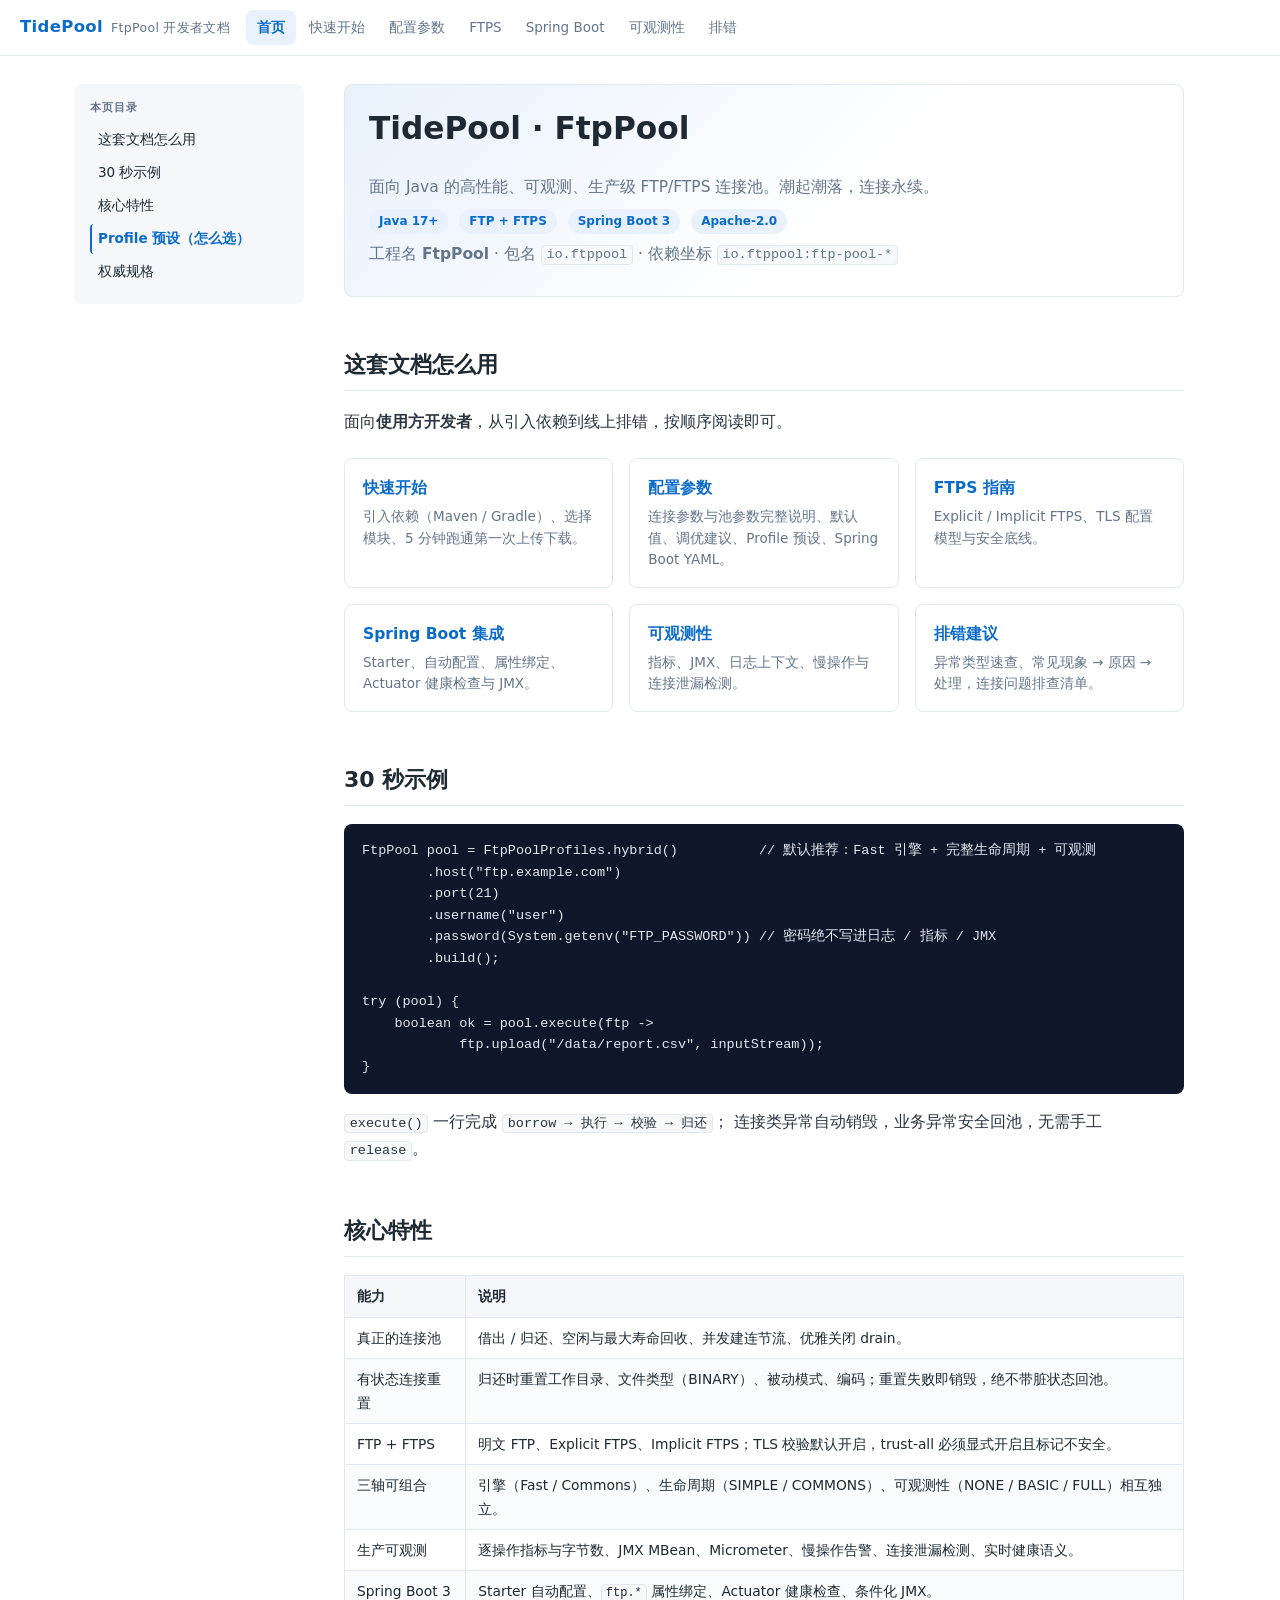
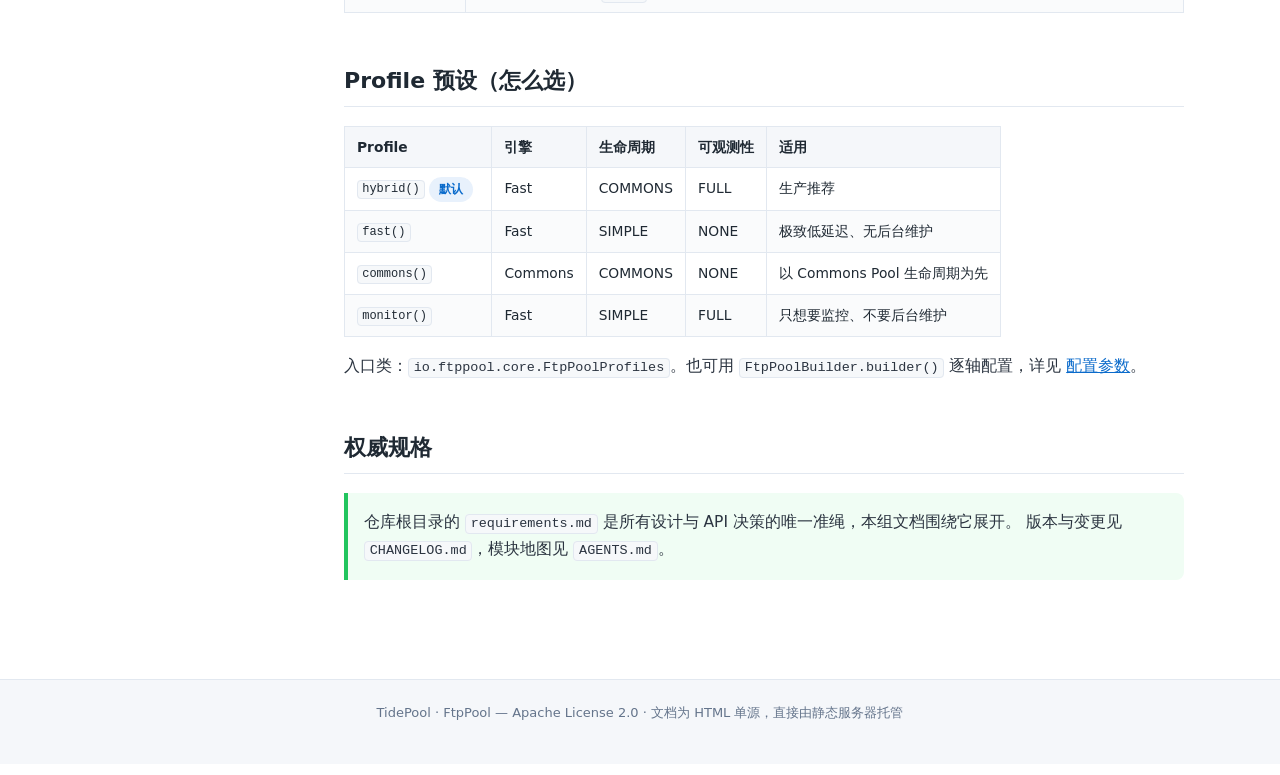
<file: docs/index.html>
<!DOCTYPE html>
<html lang="zh-CN">
<head>
<meta charset="UTF-8">
<meta name="viewport" content="width=device-width, initial-scale=1">
<title>TidePool — FtpPool 开发者文档</title>
<link rel="stylesheet" href="assets/style.css">
</head>
<body data-page="index">
<header id="site-header"></header>

<div class="layout">
<aside id="toc"></aside>
<main class="content">

<section class="hero">
  <h1>TidePool · FtpPool</h1>
  <p>面向 Java 的高性能、可观测、生产级 FTP/FTPS 连接池。潮起潮落，连接永续。</p>
  <p>
    <span class="pill">Java 17+</span>
    <span class="pill">FTP + FTPS</span>
    <span class="pill">Spring Boot 3</span>
    <span class="pill">Apache-2.0</span>
  </p>
  <p>工程名 <strong>FtpPool</strong> · 包名 <code>io.ftppool</code> · 依赖坐标 <code>io.ftppool:ftp-pool-*</code></p>
</section>

<h2>这套文档怎么用</h2>

<p>面向<strong>使用方开发者</strong>，从引入依赖到线上排错，按顺序阅读即可。</p>

<div class="card-grid">
  <a class="card" href="getting-started.html">
    <div class="card-title">快速开始</div>
    <div class="card-desc">引入依赖（Maven / Gradle）、选择模块、5 分钟跑通第一次上传下载。</div>
  </a>
  <a class="card" href="configuration.html">
    <div class="card-title">配置参数</div>
    <div class="card-desc">连接参数与池参数完整说明、默认值、调优建议、Profile 预设、Spring Boot YAML。</div>
  </a>
  <a class="card" href="ftps.html">
    <div class="card-title">FTPS 指南</div>
    <div class="card-desc">Explicit / Implicit FTPS、TLS 配置模型与安全底线。</div>
  </a>
  <a class="card" href="spring-boot.html">
    <div class="card-title">Spring Boot 集成</div>
    <div class="card-desc">Starter、自动配置、属性绑定、Actuator 健康检查与 JMX。</div>
  </a>
  <a class="card" href="observability.html">
    <div class="card-title">可观测性</div>
    <div class="card-desc">指标、JMX、日志上下文、慢操作与连接泄漏检测。</div>
  </a>
  <a class="card" href="troubleshooting.html">
    <div class="card-title">排错建议</div>
    <div class="card-desc">异常类型速查、常见现象 → 原因 → 处理，连接问题排查清单。</div>
  </a>
</div>

<h2>30 秒示例</h2>

<pre><code>FtpPool pool = FtpPoolProfiles.hybrid()          // 默认推荐：Fast 引擎 + 完整生命周期 + 可观测
        .host("ftp.example.com")
        .port(21)
        .username("user")
        .password(System.getenv("FTP_PASSWORD")) // 密码绝不写进日志 / 指标 / JMX
        .build();

try (pool) {
    boolean ok = pool.execute(ftp -&gt;
            ftp.upload("/data/report.csv", inputStream));
}
</code></pre>

<p>
  <code>execute()</code> 一行完成 <code>borrow → 执行 → 校验 → 归还</code>；
  连接类异常自动销毁，业务异常安全回池，无需手工 <code>release</code>。
</p>

<h2>核心特性</h2>

<table>
<thead><tr><th>能力</th><th>说明</th></tr></thead>
<tbody>
<tr><td>真正的连接池</td><td>借出 / 归还、空闲与最大寿命回收、并发建连节流、优雅关闭 drain。</td></tr>
<tr><td>有状态连接重置</td><td>归还时重置工作目录、文件类型（BINARY）、被动模式、编码；重置失败即销毁，绝不带脏状态回池。</td></tr>
<tr><td>FTP + FTPS</td><td>明文 FTP、Explicit FTPS、Implicit FTPS；TLS 校验默认开启，trust-all 必须显式开启且标记不安全。</td></tr>
<tr><td>三轴可组合</td><td>引擎（Fast / Commons）、生命周期（SIMPLE / COMMONS）、可观测性（NONE / BASIC / FULL）相互独立。</td></tr>
<tr><td>生产可观测</td><td>逐操作指标与字节数、JMX MBean、Micrometer、慢操作告警、连接泄漏检测、实时健康语义。</td></tr>
<tr><td>Spring Boot 3</td><td>Starter 自动配置、<code>ftp.*</code> 属性绑定、Actuator 健康检查、条件化 JMX。</td></tr>
</tbody>
</table>

<h2>Profile 预设（怎么选）</h2>

<table>
<thead><tr><th>Profile</th><th>引擎</th><th>生命周期</th><th>可观测性</th><th>适用</th></tr></thead>
<tbody>
<tr><td><code>hybrid()</code> <span class="pill">默认</span></td><td>Fast</td><td>COMMONS</td><td>FULL</td><td>生产推荐</td></tr>
<tr><td><code>fast()</code></td><td>Fast</td><td>SIMPLE</td><td>NONE</td><td>极致低延迟、无后台维护</td></tr>
<tr><td><code>commons()</code></td><td>Commons</td><td>COMMONS</td><td>NONE</td><td>以 Commons Pool 生命周期为先</td></tr>
<tr><td><code>monitor()</code></td><td>Fast</td><td>SIMPLE</td><td>FULL</td><td>只想要监控、不要后台维护</td></tr>
</tbody>
</table>

<p>入口类：<code>io.ftppool.core.FtpPoolProfiles</code>。也可用 <code>FtpPoolBuilder.builder()</code> 逐轴配置，详见 <a href="configuration.html">配置参数</a>。</p>

<h2>权威规格</h2>

<blockquote>
  <p>仓库根目录的 <code>requirements.md</code> 是所有设计与 API 决策的唯一准绳，本组文档围绕它展开。
  版本与变更见 <code>CHANGELOG.md</code>，模块地图见 <code>AGENTS.md</code>。</p>
</blockquote>

</main>
</div>

<footer class="site-footer">
  TidePool · FtpPool — Apache License 2.0 · 文档为 HTML 单源，直接由静态服务器托管
</footer>

<script src="assets/site.js"></script>
</body>
</html>
</file>
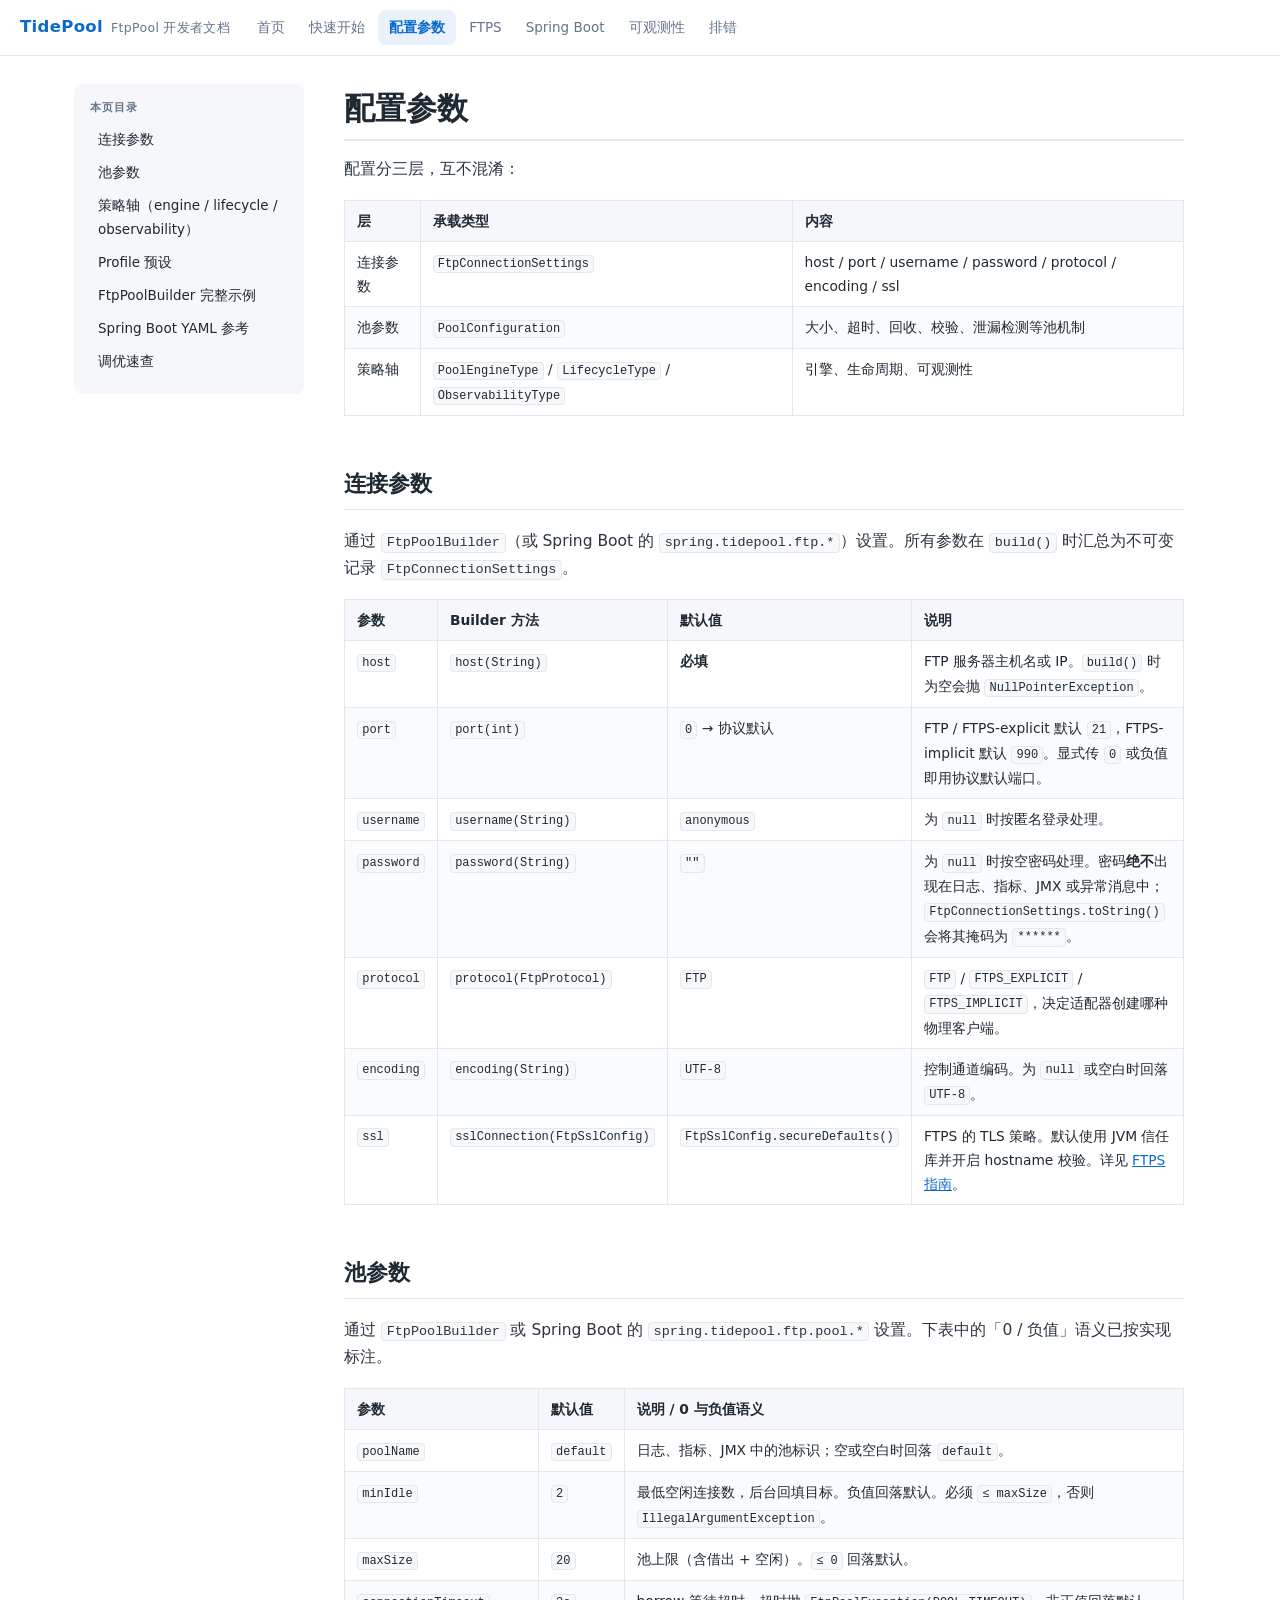
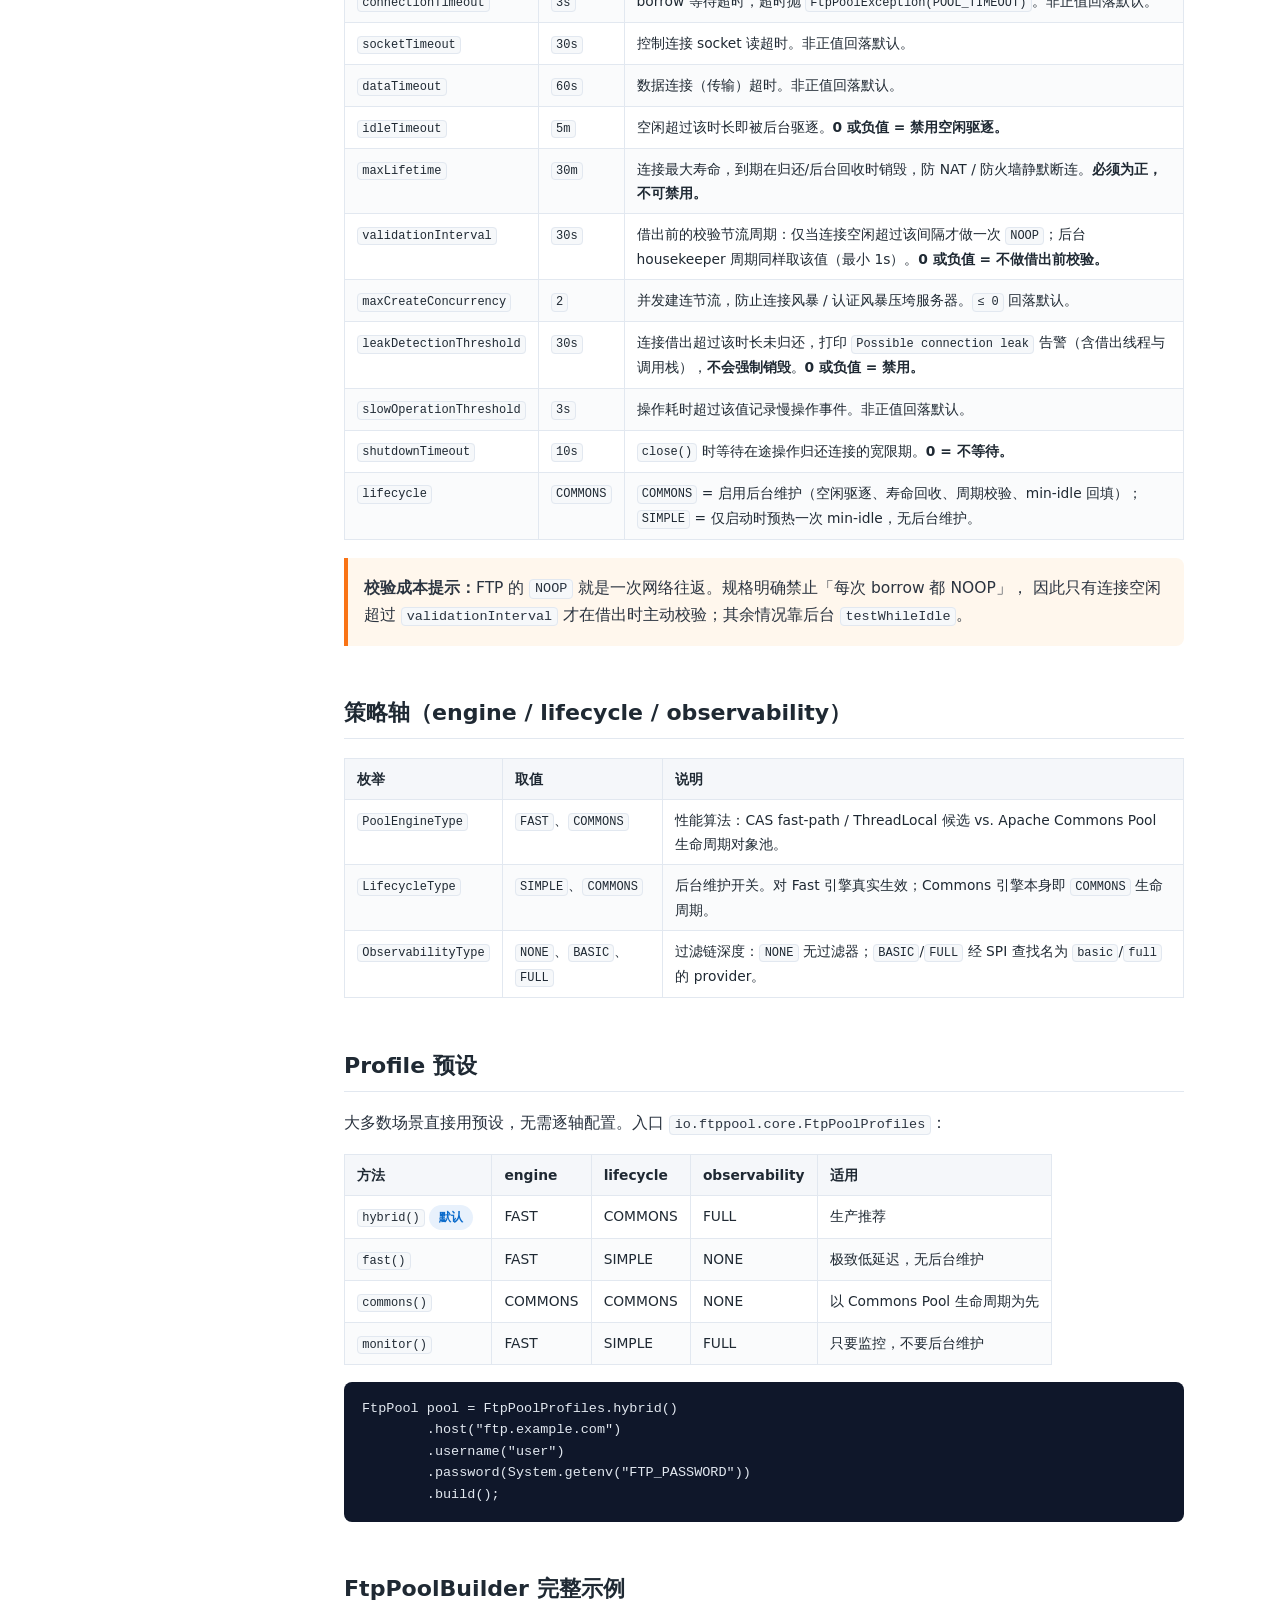
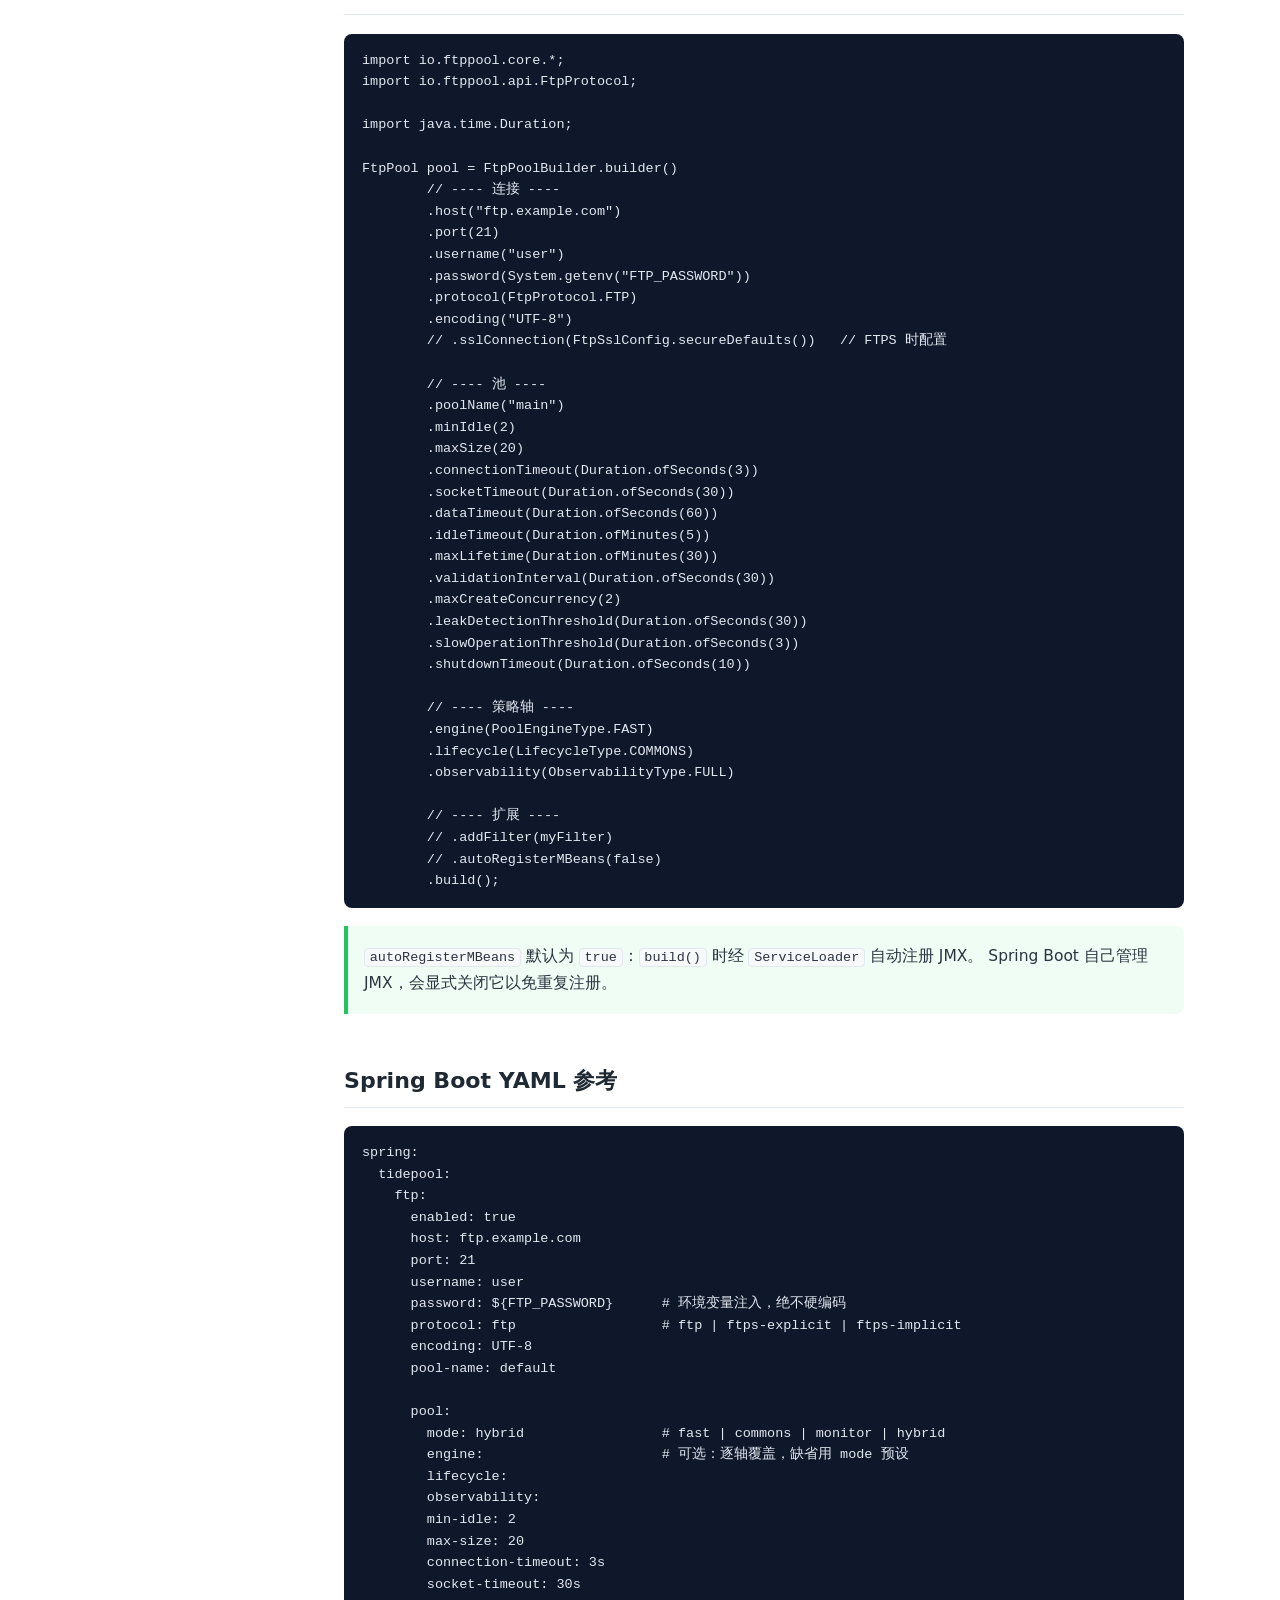
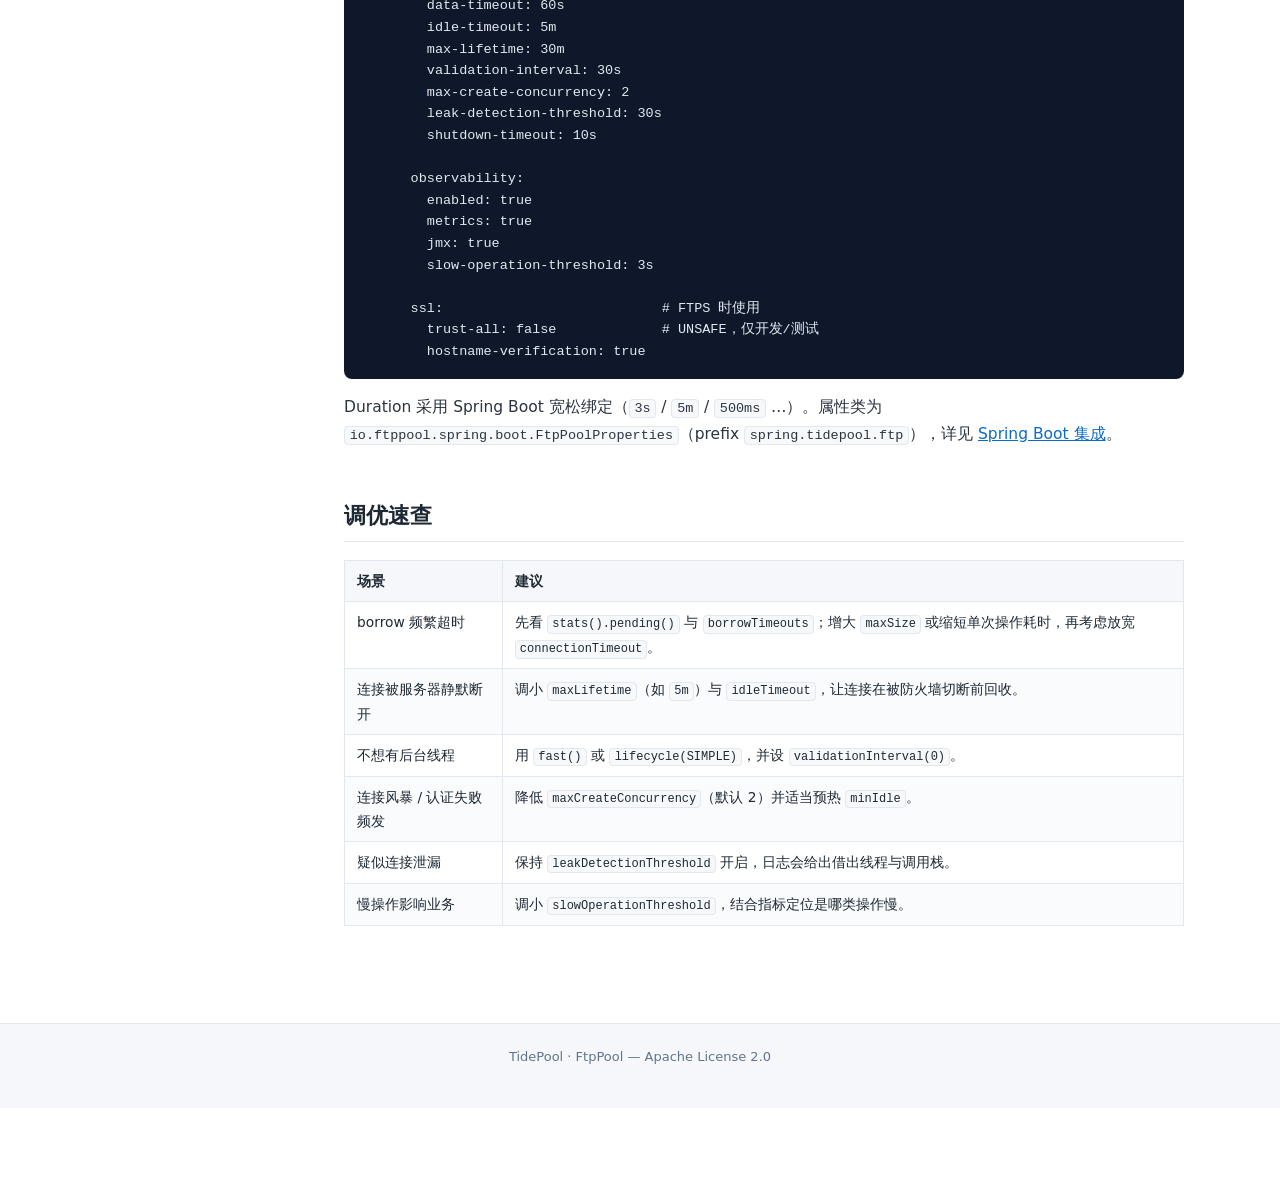
<file: docs/configuration.html>
<!DOCTYPE html>
<html lang="zh-CN">
<head>
<meta charset="UTF-8">
<meta name="viewport" content="width=device-width, initial-scale=1">
<title>配置参数 · TidePool</title>
<link rel="stylesheet" href="assets/style.css">
</head>
<body data-page="configuration">
<header id="site-header"></header>

<div class="layout">
<aside id="toc"></aside>
<main class="content">

<h1>配置参数</h1>

<p>配置分三层，互不混淆：</p>

<table>
<thead><tr><th>层</th><th>承载类型</th><th>内容</th></tr></thead>
<tbody>
<tr><td>连接参数</td><td><code>FtpConnectionSettings</code></td><td>host / port / username / password / protocol / encoding / ssl</td></tr>
<tr><td>池参数</td><td><code>PoolConfiguration</code></td><td>大小、超时、回收、校验、泄漏检测等池机制</td></tr>
<tr><td>策略轴</td><td><code>PoolEngineType</code> / <code>LifecycleType</code> / <code>ObservabilityType</code></td><td>引擎、生命周期、可观测性</td></tr>
</tbody>
</table>

<h2>连接参数</h2>

<p>通过 <code>FtpPoolBuilder</code>（或 Spring Boot 的 <code>spring.tidepool.ftp.*</code>）设置。所有参数在 <code>build()</code> 时汇总为不可变记录 <code>FtpConnectionSettings</code>。</p>

<table>
<thead><tr><th>参数</th><th>Builder 方法</th><th>默认值</th><th>说明</th></tr></thead>
<tbody>
<tr>
  <td><code>host</code></td>
  <td><code>host(String)</code></td>
  <td><strong>必填</strong></td>
  <td>FTP 服务器主机名或 IP。<code>build()</code> 时为空会抛 <code>NullPointerException</code>。</td>
</tr>
<tr>
  <td><code>port</code></td>
  <td><code>port(int)</code></td>
  <td><code>0</code> → 协议默认</td>
  <td>FTP / FTPS-explicit 默认 <code>21</code>，FTPS-implicit 默认 <code>990</code>。显式传 <code>0</code> 或负值即用协议默认端口。</td>
</tr>
<tr>
  <td><code>username</code></td>
  <td><code>username(String)</code></td>
  <td><code>anonymous</code></td>
  <td>为 <code>null</code> 时按匿名登录处理。</td>
</tr>
<tr>
  <td><code>password</code></td>
  <td><code>password(String)</code></td>
  <td><code>""</code></td>
  <td>为 <code>null</code> 时按空密码处理。密码<strong>绝不</strong>出现在日志、指标、JMX 或异常消息中；<code>FtpConnectionSettings.toString()</code> 会将其掩码为 <code>******</code>。</td>
</tr>
<tr>
  <td><code>protocol</code></td>
  <td><code>protocol(FtpProtocol)</code></td>
  <td><code>FTP</code></td>
  <td><code>FTP</code> / <code>FTPS_EXPLICIT</code> / <code>FTPS_IMPLICIT</code>，决定适配器创建哪种物理客户端。</td>
</tr>
<tr>
  <td><code>encoding</code></td>
  <td><code>encoding(String)</code></td>
  <td><code>UTF-8</code></td>
  <td>控制通道编码。为 <code>null</code> 或空白时回落 <code>UTF-8</code>。</td>
</tr>
<tr>
  <td><code>ssl</code></td>
  <td><code>sslConnection(FtpSslConfig)</code></td>
  <td><code>FtpSslConfig.secureDefaults()</code></td>
  <td>FTPS 的 TLS 策略。默认使用 JVM 信任库并开启 hostname 校验。详见 <a href="ftps.html">FTPS 指南</a>。</td>
</tr>
</tbody>
</table>

<h2>池参数</h2>

<p>通过 <code>FtpPoolBuilder</code> 或 Spring Boot 的 <code>spring.tidepool.ftp.pool.*</code> 设置。下表中的「0 / 负值」语义已按实现标注。</p>

<table>
<thead><tr><th>参数</th><th>默认值</th><th>说明 / 0 与负值语义</th></tr></thead>
<tbody>
<tr><td><code>poolName</code></td><td><code>default</code></td><td>日志、指标、JMX 中的池标识；空或空白时回落 <code>default</code>。</td></tr>
<tr><td><code>minIdle</code></td><td><code>2</code></td><td>最低空闲连接数，后台回填目标。负值回落默认。必须 <code>&le; maxSize</code>，否则 <code>IllegalArgumentException</code>。</td></tr>
<tr><td><code>maxSize</code></td><td><code>20</code></td><td>池上限（含借出 + 空闲）。<code>&le; 0</code> 回落默认。</td></tr>
<tr><td><code>connectionTimeout</code></td><td><code>3s</code></td><td>borrow 等待超时，超时抛 <code>FtpPoolException(POOL_TIMEOUT)</code>。非正值回落默认。</td></tr>
<tr><td><code>socketTimeout</code></td><td><code>30s</code></td><td>控制连接 socket 读超时。非正值回落默认。</td></tr>
<tr><td><code>dataTimeout</code></td><td><code>60s</code></td><td>数据连接（传输）超时。非正值回落默认。</td></tr>
<tr><td><code>idleTimeout</code></td><td><code>5m</code></td><td>空闲超过该时长即被后台驱逐。<strong>0 或负值 = 禁用空闲驱逐。</strong></td></tr>
<tr><td><code>maxLifetime</code></td><td><code>30m</code></td><td>连接最大寿命，到期在归还/后台回收时销毁，防 NAT / 防火墙静默断连。<strong>必须为正，不可禁用。</strong></td></tr>
<tr><td><code>validationInterval</code></td><td><code>30s</code></td><td>借出前的校验节流周期：仅当连接空闲超过该间隔才做一次 <code>NOOP</code>；后台 housekeeper 周期同样取该值（最小 1s）。<strong>0 或负值 = 不做借出前校验。</strong></td></tr>
<tr><td><code>maxCreateConcurrency</code></td><td><code>2</code></td><td>并发建连节流，防止连接风暴 / 认证风暴压垮服务器。<code>&le; 0</code> 回落默认。</td></tr>
<tr><td><code>leakDetectionThreshold</code></td><td><code>30s</code></td><td>连接借出超过该时长未归还，打印 <code>Possible connection leak</code> 告警（含借出线程与调用栈），<strong>不会强制销毁</strong>。<strong>0 或负值 = 禁用。</strong></td></tr>
<tr><td><code>slowOperationThreshold</code></td><td><code>3s</code></td><td>操作耗时超过该值记录慢操作事件。非正值回落默认。</td></tr>
<tr><td><code>shutdownTimeout</code></td><td><code>10s</code></td><td><code>close()</code> 时等待在途操作归还连接的宽限期。<strong>0 = 不等待。</strong></td></tr>
<tr><td><code>lifecycle</code></td><td><code>COMMONS</code></td><td><code>COMMONS</code> = 启用后台维护（空闲驱逐、寿命回收、周期校验、min-idle 回填）；<code>SIMPLE</code> = 仅启动时预热一次 min-idle，无后台维护。</td></tr>
</tbody>
</table>

<blockquote class="warn">
  <p><strong>校验成本提示：</strong>FTP 的 <code>NOOP</code> 就是一次网络往返。规格明确禁止「每次 borrow 都 NOOP」，
  因此只有连接空闲超过 <code>validationInterval</code> 才在借出时主动校验；其余情况靠后台 <code>testWhileIdle</code>。</p>
</blockquote>

<h2>策略轴（engine / lifecycle / observability）</h2>

<table>
<thead><tr><th>枚举</th><th>取值</th><th>说明</th></tr></thead>
<tbody>
<tr><td><code>PoolEngineType</code></td><td><code>FAST</code>、<code>COMMONS</code></td><td>性能算法：CAS fast-path / ThreadLocal 候选 vs. Apache Commons Pool 生命周期对象池。</td></tr>
<tr><td><code>LifecycleType</code></td><td><code>SIMPLE</code>、<code>COMMONS</code></td><td>后台维护开关。对 Fast 引擎真实生效；Commons 引擎本身即 <code>COMMONS</code> 生命周期。</td></tr>
<tr><td><code>ObservabilityType</code></td><td><code>NONE</code>、<code>BASIC</code>、<code>FULL</code></td><td>过滤链深度：<code>NONE</code> 无过滤器；<code>BASIC</code>/<code>FULL</code> 经 SPI 查找名为 <code>basic</code>/<code>full</code> 的 provider。</td></tr>
</tbody>
</table>

<h2>Profile 预设</h2>

<p>大多数场景直接用预设，无需逐轴配置。入口 <code>io.ftppool.core.FtpPoolProfiles</code>：</p>

<table>
<thead><tr><th>方法</th><th>engine</th><th>lifecycle</th><th>observability</th><th>适用</th></tr></thead>
<tbody>
<tr><td><code>hybrid()</code> <span class="pill">默认</span></td><td>FAST</td><td>COMMONS</td><td>FULL</td><td>生产推荐</td></tr>
<tr><td><code>fast()</code></td><td>FAST</td><td>SIMPLE</td><td>NONE</td><td>极致低延迟，无后台维护</td></tr>
<tr><td><code>commons()</code></td><td>COMMONS</td><td>COMMONS</td><td>NONE</td><td>以 Commons Pool 生命周期为先</td></tr>
<tr><td><code>monitor()</code></td><td>FAST</td><td>SIMPLE</td><td>FULL</td><td>只要监控，不要后台维护</td></tr>
</tbody>
</table>

<pre><code>FtpPool pool = FtpPoolProfiles.hybrid()
        .host("ftp.example.com")
        .username("user")
        .password(System.getenv("FTP_PASSWORD"))
        .build();
</code></pre>

<h2>FtpPoolBuilder 完整示例</h2>

<pre><code>import io.ftppool.core.*;
import io.ftppool.api.FtpProtocol;

import java.time.Duration;

FtpPool pool = FtpPoolBuilder.builder()
        // ---- 连接 ----
        .host("ftp.example.com")
        .port(21)
        .username("user")
        .password(System.getenv("FTP_PASSWORD"))
        .protocol(FtpProtocol.FTP)
        .encoding("UTF-8")
        // .sslConnection(FtpSslConfig.secureDefaults())   // FTPS 时配置

        // ---- 池 ----
        .poolName("main")
        .minIdle(2)
        .maxSize(20)
        .connectionTimeout(Duration.ofSeconds(3))
        .socketTimeout(Duration.ofSeconds(30))
        .dataTimeout(Duration.ofSeconds(60))
        .idleTimeout(Duration.ofMinutes(5))
        .maxLifetime(Duration.ofMinutes(30))
        .validationInterval(Duration.ofSeconds(30))
        .maxCreateConcurrency(2)
        .leakDetectionThreshold(Duration.ofSeconds(30))
        .slowOperationThreshold(Duration.ofSeconds(3))
        .shutdownTimeout(Duration.ofSeconds(10))

        // ---- 策略轴 ----
        .engine(PoolEngineType.FAST)
        .lifecycle(LifecycleType.COMMONS)
        .observability(ObservabilityType.FULL)

        // ---- 扩展 ----
        // .addFilter(myFilter)
        // .autoRegisterMBeans(false)
        .build();
</code></pre>

<blockquote>
  <p><code>autoRegisterMBeans</code> 默认为 <code>true</code>：<code>build()</code> 时经 <code>ServiceLoader</code> 自动注册 JMX。
  Spring Boot 自己管理 JMX，会显式关闭它以免重复注册。</p>
</blockquote>

<h2>Spring Boot YAML 参考</h2>

<pre><code>spring:
  tidepool:
    ftp:
      enabled: true
      host: ftp.example.com
      port: 21
      username: user
      password: ${FTP_PASSWORD}      # 环境变量注入，绝不硬编码
      protocol: ftp                  # ftp | ftps-explicit | ftps-implicit
      encoding: UTF-8
      pool-name: default

      pool:
        mode: hybrid                 # fast | commons | monitor | hybrid
        engine:                      # 可选：逐轴覆盖，缺省用 mode 预设
        lifecycle:
        observability:
        min-idle: 2
        max-size: 20
        connection-timeout: 3s
        socket-timeout: 30s
        data-timeout: 60s
        idle-timeout: 5m
        max-lifetime: 30m
        validation-interval: 30s
        max-create-concurrency: 2
        leak-detection-threshold: 30s
        shutdown-timeout: 10s

      observability:
        enabled: true
        metrics: true
        jmx: true
        slow-operation-threshold: 3s

      ssl:                           # FTPS 时使用
        trust-all: false             # UNSAFE，仅开发/测试
        hostname-verification: true
</code></pre>

<p>Duration 采用 Spring Boot 宽松绑定（<code>3s</code> / <code>5m</code> / <code>500ms</code> …）。属性类为
<code>io.ftppool.spring.boot.FtpPoolProperties</code>（prefix <code>spring.tidepool.ftp</code>），详见 <a href="spring-boot.html">Spring Boot 集成</a>。</p>

<h2>调优速查</h2>

<table>
<thead><tr><th>场景</th><th>建议</th></tr></thead>
<tbody>
<tr><td>borrow 频繁超时</td><td>先看 <code>stats().pending()</code> 与 <code>borrowTimeouts</code>；增大 <code>maxSize</code> 或缩短单次操作耗时，再考虑放宽 <code>connectionTimeout</code>。</td></tr>
<tr><td>连接被服务器静默断开</td><td>调小 <code>maxLifetime</code>（如 <code>5m</code>）与 <code>idleTimeout</code>，让连接在被防火墙切断前回收。</td></tr>
<tr><td>不想有后台线程</td><td>用 <code>fast()</code> 或 <code>lifecycle(SIMPLE)</code>，并设 <code>validationInterval(0)</code>。</td></tr>
<tr><td>连接风暴 / 认证失败频发</td><td>降低 <code>maxCreateConcurrency</code>（默认 2）并适当预热 <code>minIdle</code>。</td></tr>
<tr><td>疑似连接泄漏</td><td>保持 <code>leakDetectionThreshold</code> 开启，日志会给出借出线程与调用栈。</td></tr>
<tr><td>慢操作影响业务</td><td>调小 <code>slowOperationThreshold</code>，结合指标定位是哪类操作慢。</td></tr>
</tbody>
</table>

</main>
</div>

<footer class="site-footer">
  TidePool · FtpPool — Apache License 2.0
</footer>

<script src="assets/site.js"></script>
</body>
</html>
</file>
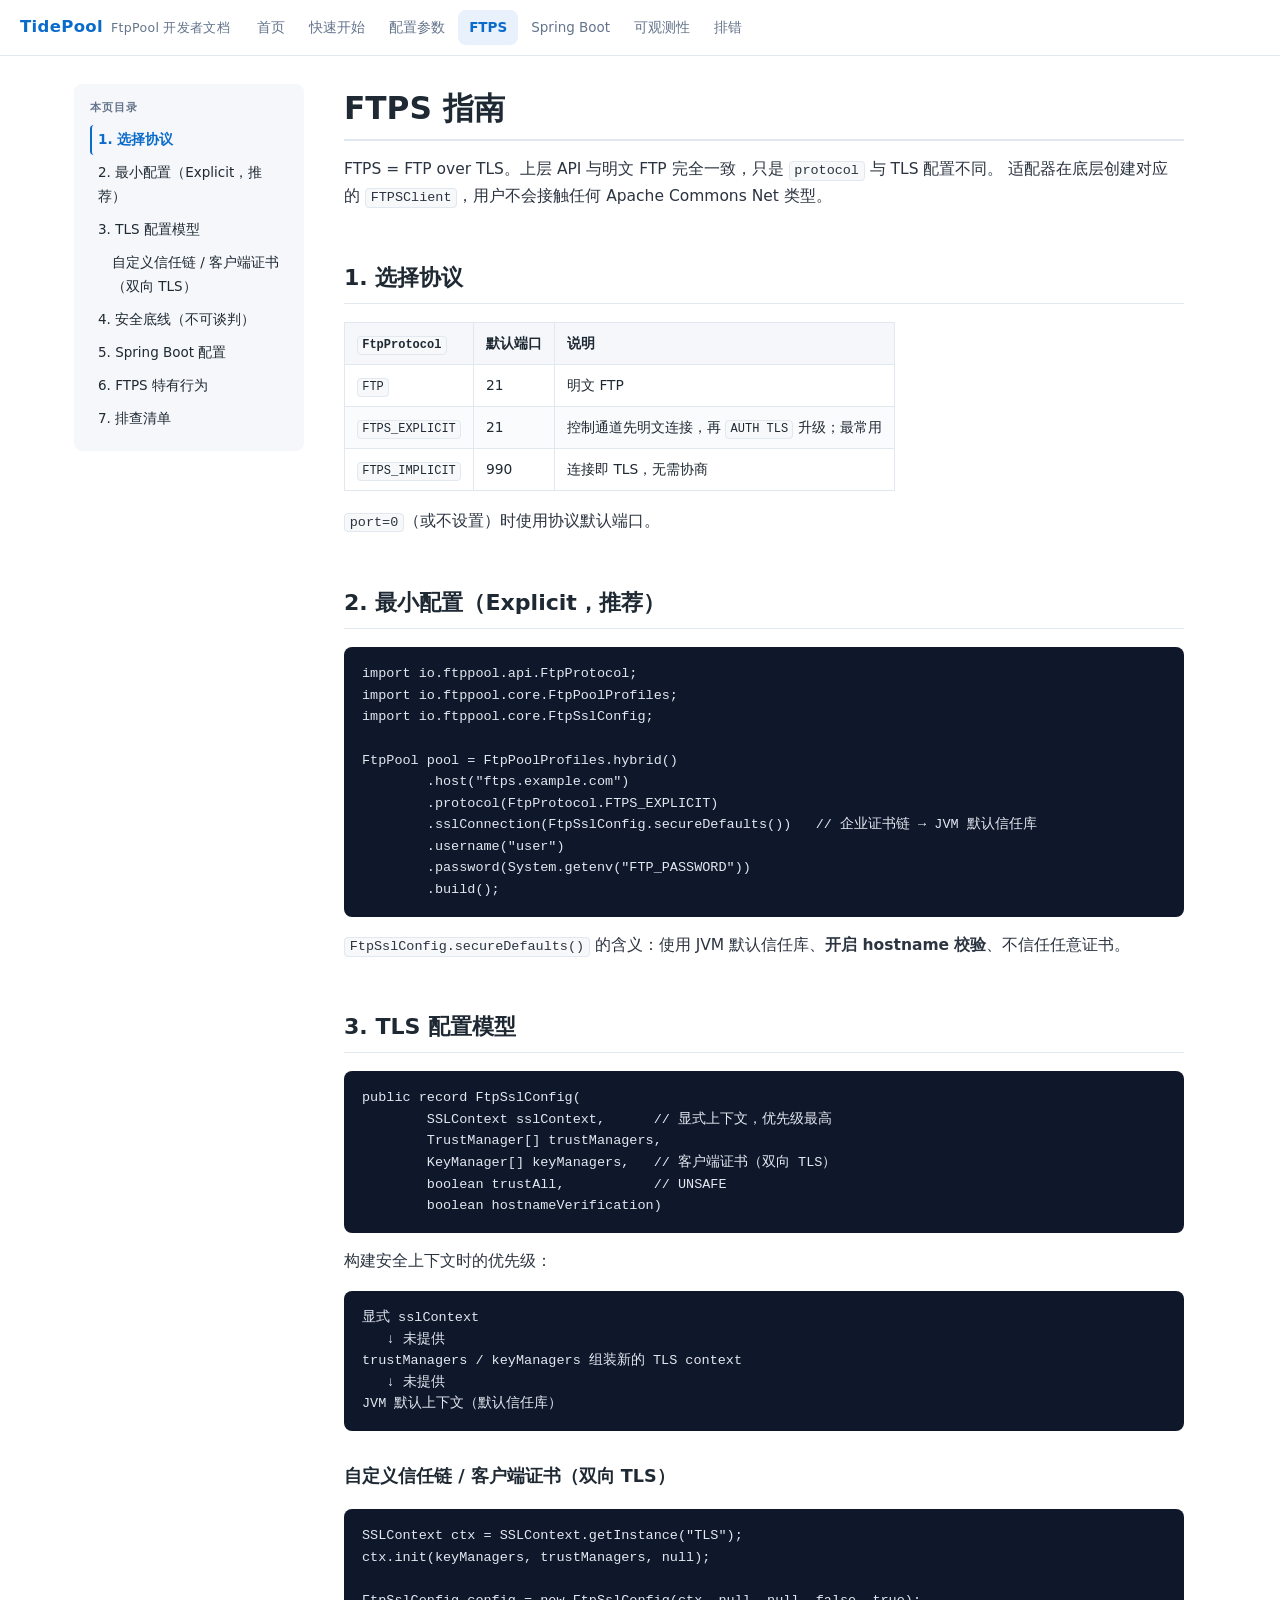
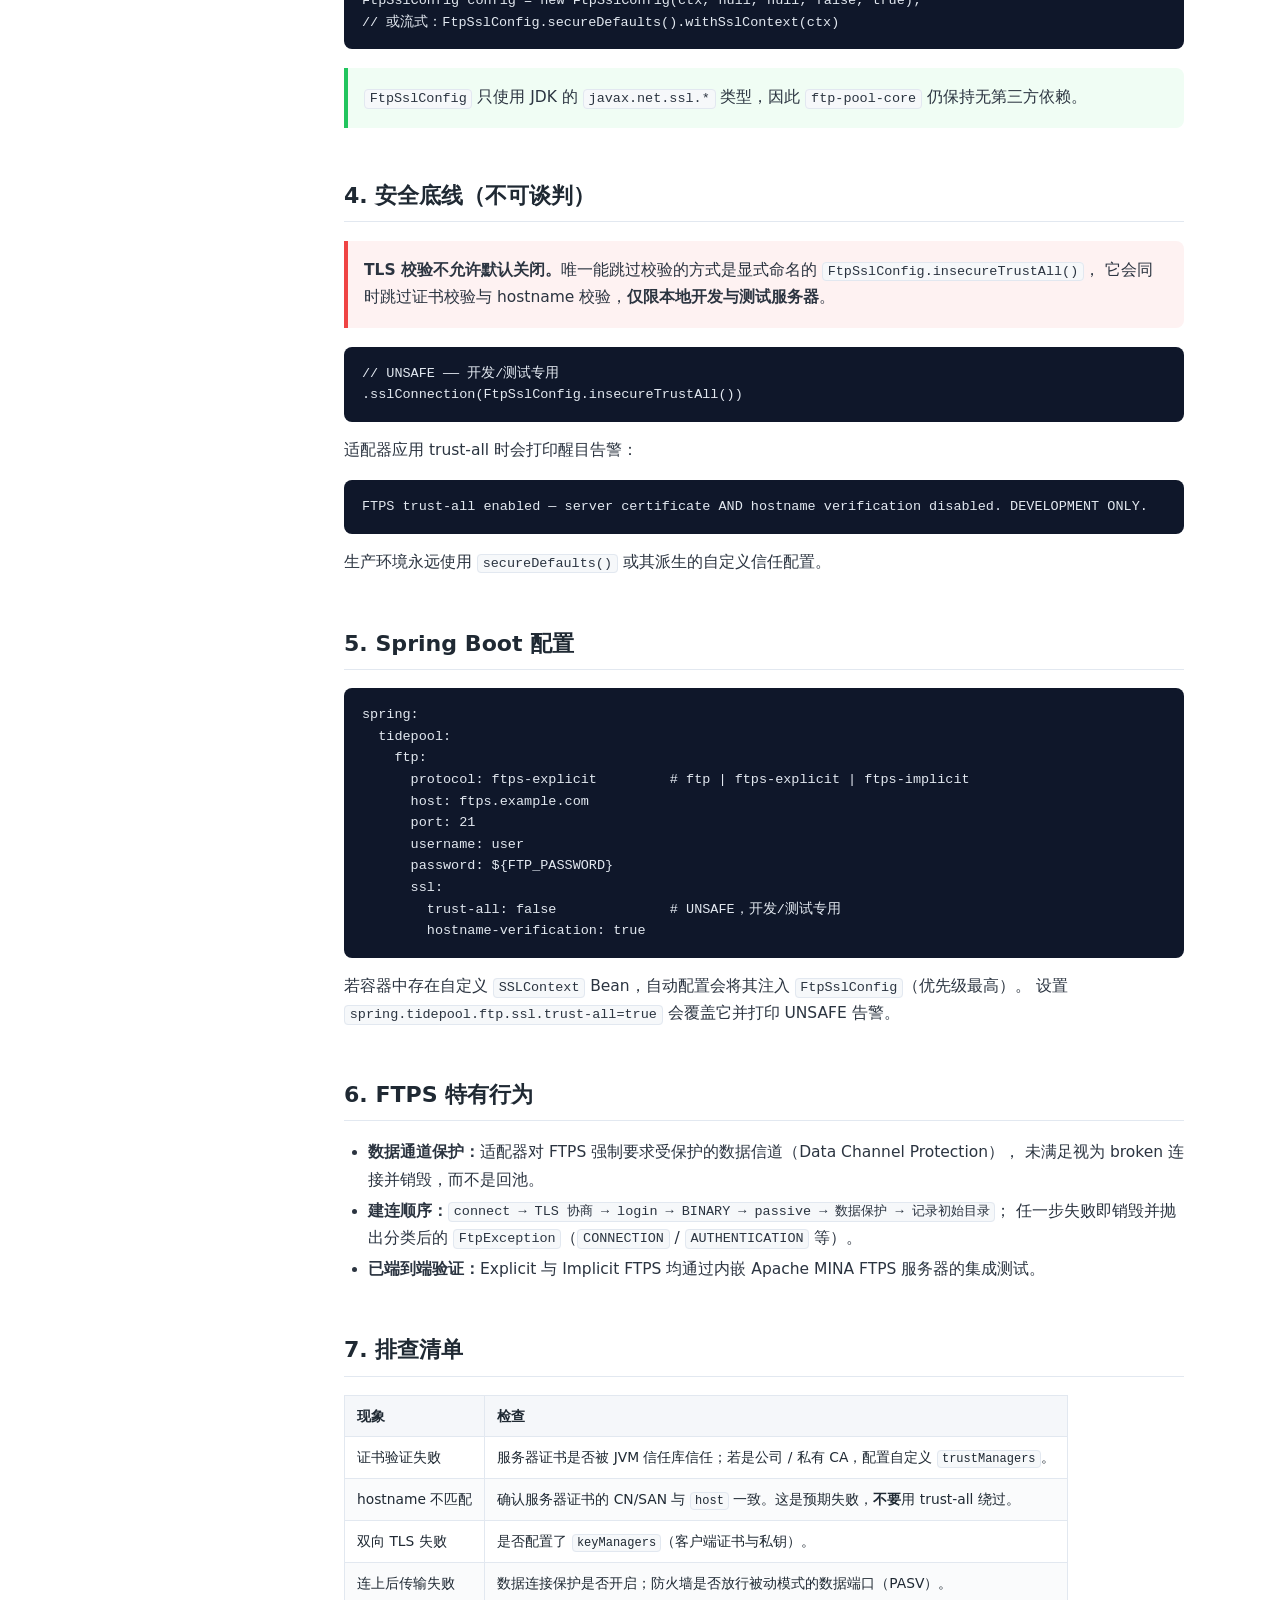
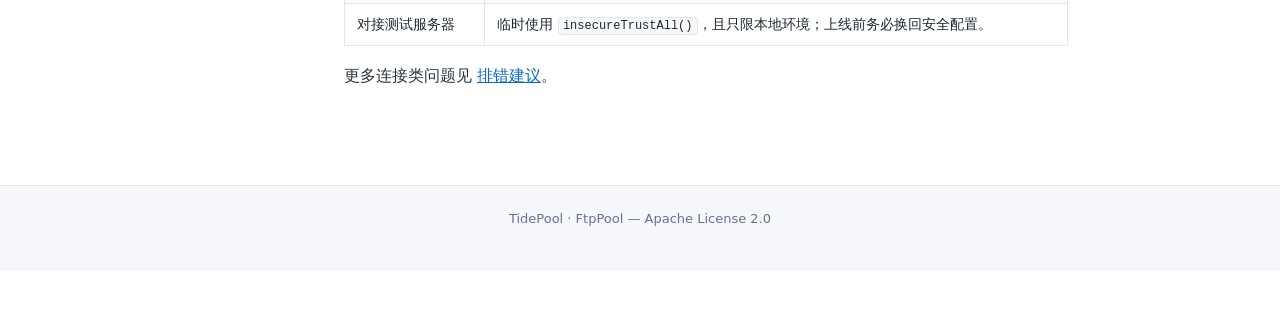
<file: docs/ftps.html>
<!DOCTYPE html>
<html lang="zh-CN">
<head>
<meta charset="UTF-8">
<meta name="viewport" content="width=device-width, initial-scale=1">
<title>FTPS 指南 · TidePool</title>
<link rel="stylesheet" href="assets/style.css">
</head>
<body data-page="ftps">
<header id="site-header"></header>

<div class="layout">
<aside id="toc"></aside>
<main class="content">

<h1>FTPS 指南</h1>

<p>FTPS = FTP over TLS。上层 API 与明文 FTP 完全一致，只是 <code>protocol</code> 与 TLS 配置不同。
适配器在底层创建对应的 <code>FTPSClient</code>，用户不会接触任何 Apache Commons Net 类型。</p>

<h2>1. 选择协议</h2>

<table>
<thead><tr><th><code>FtpProtocol</code></th><th>默认端口</th><th>说明</th></tr></thead>
<tbody>
<tr><td><code>FTP</code></td><td>21</td><td>明文 FTP</td></tr>
<tr><td><code>FTPS_EXPLICIT</code></td><td>21</td><td>控制通道先明文连接，再 <code>AUTH TLS</code> 升级；最常用</td></tr>
<tr><td><code>FTPS_IMPLICIT</code></td><td>990</td><td>连接即 TLS，无需协商</td></tr>
</tbody>
</table>

<p><code>port=0</code>（或不设置）时使用协议默认端口。</p>

<h2>2. 最小配置（Explicit，推荐）</h2>

<pre><code>import io.ftppool.api.FtpProtocol;
import io.ftppool.core.FtpPoolProfiles;
import io.ftppool.core.FtpSslConfig;

FtpPool pool = FtpPoolProfiles.hybrid()
        .host("ftps.example.com")
        .protocol(FtpProtocol.FTPS_EXPLICIT)
        .sslConnection(FtpSslConfig.secureDefaults())   // 企业证书链 → JVM 默认信任库
        .username("user")
        .password(System.getenv("FTP_PASSWORD"))
        .build();
</code></pre>

<p><code>FtpSslConfig.secureDefaults()</code> 的含义：使用 JVM 默认信任库、<strong>开启 hostname 校验</strong>、不信任任意证书。</p>

<h2>3. TLS 配置模型</h2>

<pre><code>public record FtpSslConfig(
        SSLContext sslContext,      // 显式上下文，优先级最高
        TrustManager[] trustManagers,
        KeyManager[] keyManagers,   // 客户端证书（双向 TLS）
        boolean trustAll,           // UNSAFE
        boolean hostnameVerification)
</code></pre>

<p>构建安全上下文时的优先级：</p>

<pre><code>显式 sslContext
   ↓ 未提供
trustManagers / keyManagers 组装新的 TLS context
   ↓ 未提供
JVM 默认上下文（默认信任库）
</code></pre>

<h3>自定义信任链 / 客户端证书（双向 TLS）</h3>

<pre><code>SSLContext ctx = SSLContext.getInstance("TLS");
ctx.init(keyManagers, trustManagers, null);

FtpSslConfig config = new FtpSslConfig(ctx, null, null, false, true);
// 或流式：FtpSslConfig.secureDefaults().withSslContext(ctx)
</code></pre>

<blockquote>
  <p><code>FtpSslConfig</code> 只使用 JDK 的 <code>javax.net.ssl.*</code> 类型，因此 <code>ftp-pool-core</code> 仍保持无第三方依赖。</p>
</blockquote>

<h2>4. 安全底线（不可谈判）</h2>

<blockquote class="danger">
  <p><strong>TLS 校验不允许默认关闭。</strong>唯一能跳过校验的方式是显式命名的 <code>FtpSslConfig.insecureTrustAll()</code>，
  它会同时跳过证书校验与 hostname 校验，<strong>仅限本地开发与测试服务器</strong>。</p>
</blockquote>

<pre><code>// UNSAFE —— 开发/测试专用
.sslConnection(FtpSslConfig.insecureTrustAll())
</code></pre>

<p>适配器应用 trust-all 时会打印醒目告警：</p>

<pre><code>FTPS trust-all enabled — server certificate AND hostname verification disabled. DEVELOPMENT ONLY.
</code></pre>

<p>生产环境永远使用 <code>secureDefaults()</code> 或其派生的自定义信任配置。</p>

<h2>5. Spring Boot 配置</h2>

<pre><code>spring:
  tidepool:
    ftp:
      protocol: ftps-explicit         # ftp | ftps-explicit | ftps-implicit
      host: ftps.example.com
      port: 21
      username: user
      password: ${FTP_PASSWORD}
      ssl:
        trust-all: false              # UNSAFE，开发/测试专用
        hostname-verification: true
</code></pre>

<p>若容器中存在自定义 <code>SSLContext</code> Bean，自动配置会将其注入 <code>FtpSslConfig</code>（优先级最高）。
设置 <code>spring.tidepool.ftp.ssl.trust-all=true</code> 会覆盖它并打印 UNSAFE 告警。</p>

<h2>6. FTPS 特有行为</h2>

<ul>
  <li><strong>数据通道保护：</strong>适配器对 FTPS 强制要求受保护的数据信道（Data Channel Protection），
      未满足视为 broken 连接并销毁，而不是回池。</li>
  <li><strong>建连顺序：</strong><code>connect → TLS 协商 → login → BINARY → passive → 数据保护 → 记录初始目录</code>；
      任一步失败即销毁并抛出分类后的 <code>FtpException</code>（<code>CONNECTION</code> / <code>AUTHENTICATION</code> 等）。</li>
  <li><strong>已端到端验证：</strong>Explicit 与 Implicit FTPS 均通过内嵌 Apache MINA FTPS 服务器的集成测试。</li>
</ul>

<h2>7. 排查清单</h2>

<table>
<thead><tr><th>现象</th><th>检查</th></tr></thead>
<tbody>
<tr><td>证书验证失败</td><td>服务器证书是否被 JVM 信任库信任；若是公司 / 私有 CA，配置自定义 <code>trustManagers</code>。</td></tr>
<tr><td>hostname 不匹配</td><td>确认服务器证书的 CN/SAN 与 <code>host</code> 一致。这是预期失败，<strong>不要</strong>用 trust-all 绕过。</td></tr>
<tr><td>双向 TLS 失败</td><td>是否配置了 <code>keyManagers</code>（客户端证书与私钥）。</td></tr>
<tr><td>连上后传输失败</td><td>数据连接保护是否开启；防火墙是否放行被动模式的数据端口（PASV）。</td></tr>
<tr><td>对接测试服务器</td><td>临时使用 <code>insecureTrustAll()</code>，且只限本地环境；上线前务必换回安全配置。</td></tr>
</tbody>
</table>

<p>更多连接类问题见 <a href="troubleshooting.html">排错建议</a>。</p>

</main>
</div>

<footer class="site-footer">
  TidePool · FtpPool — Apache License 2.0
</footer>

<script src="assets/site.js"></script>
</body>
</html>
</file>
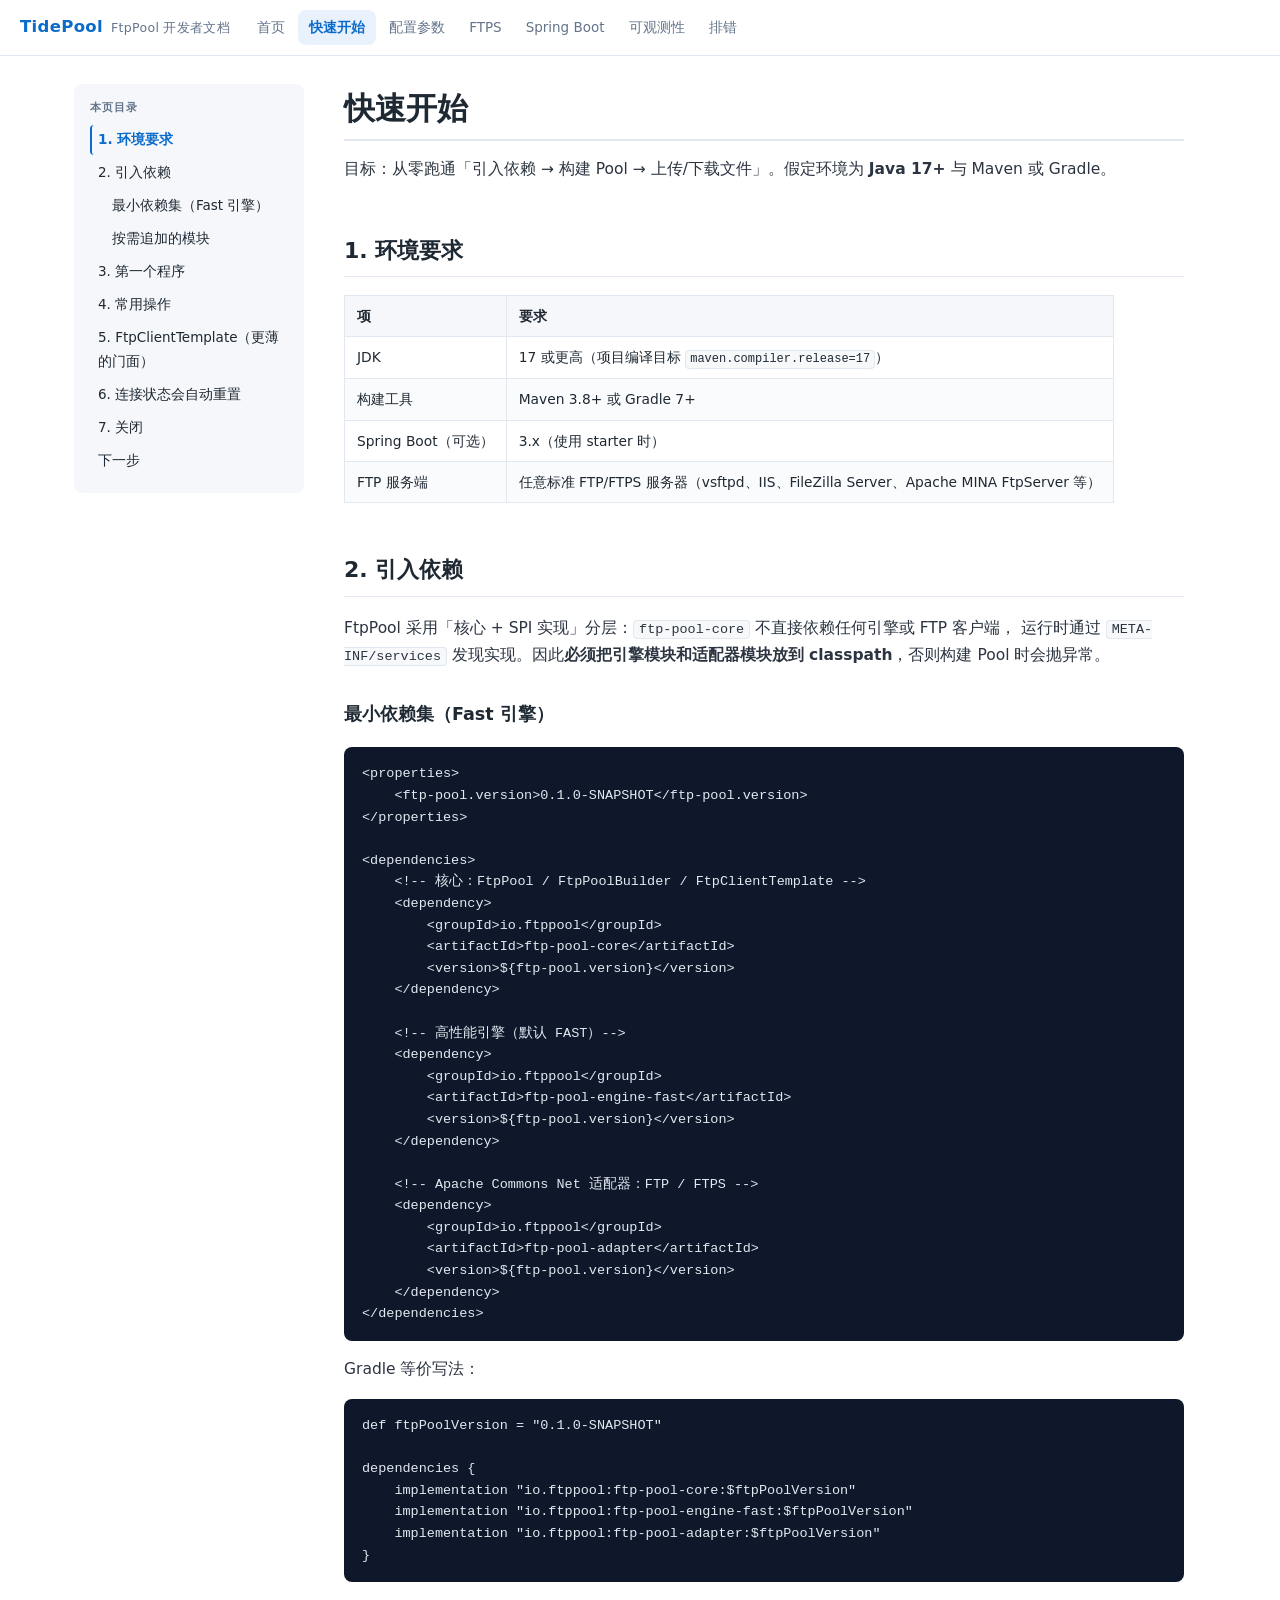
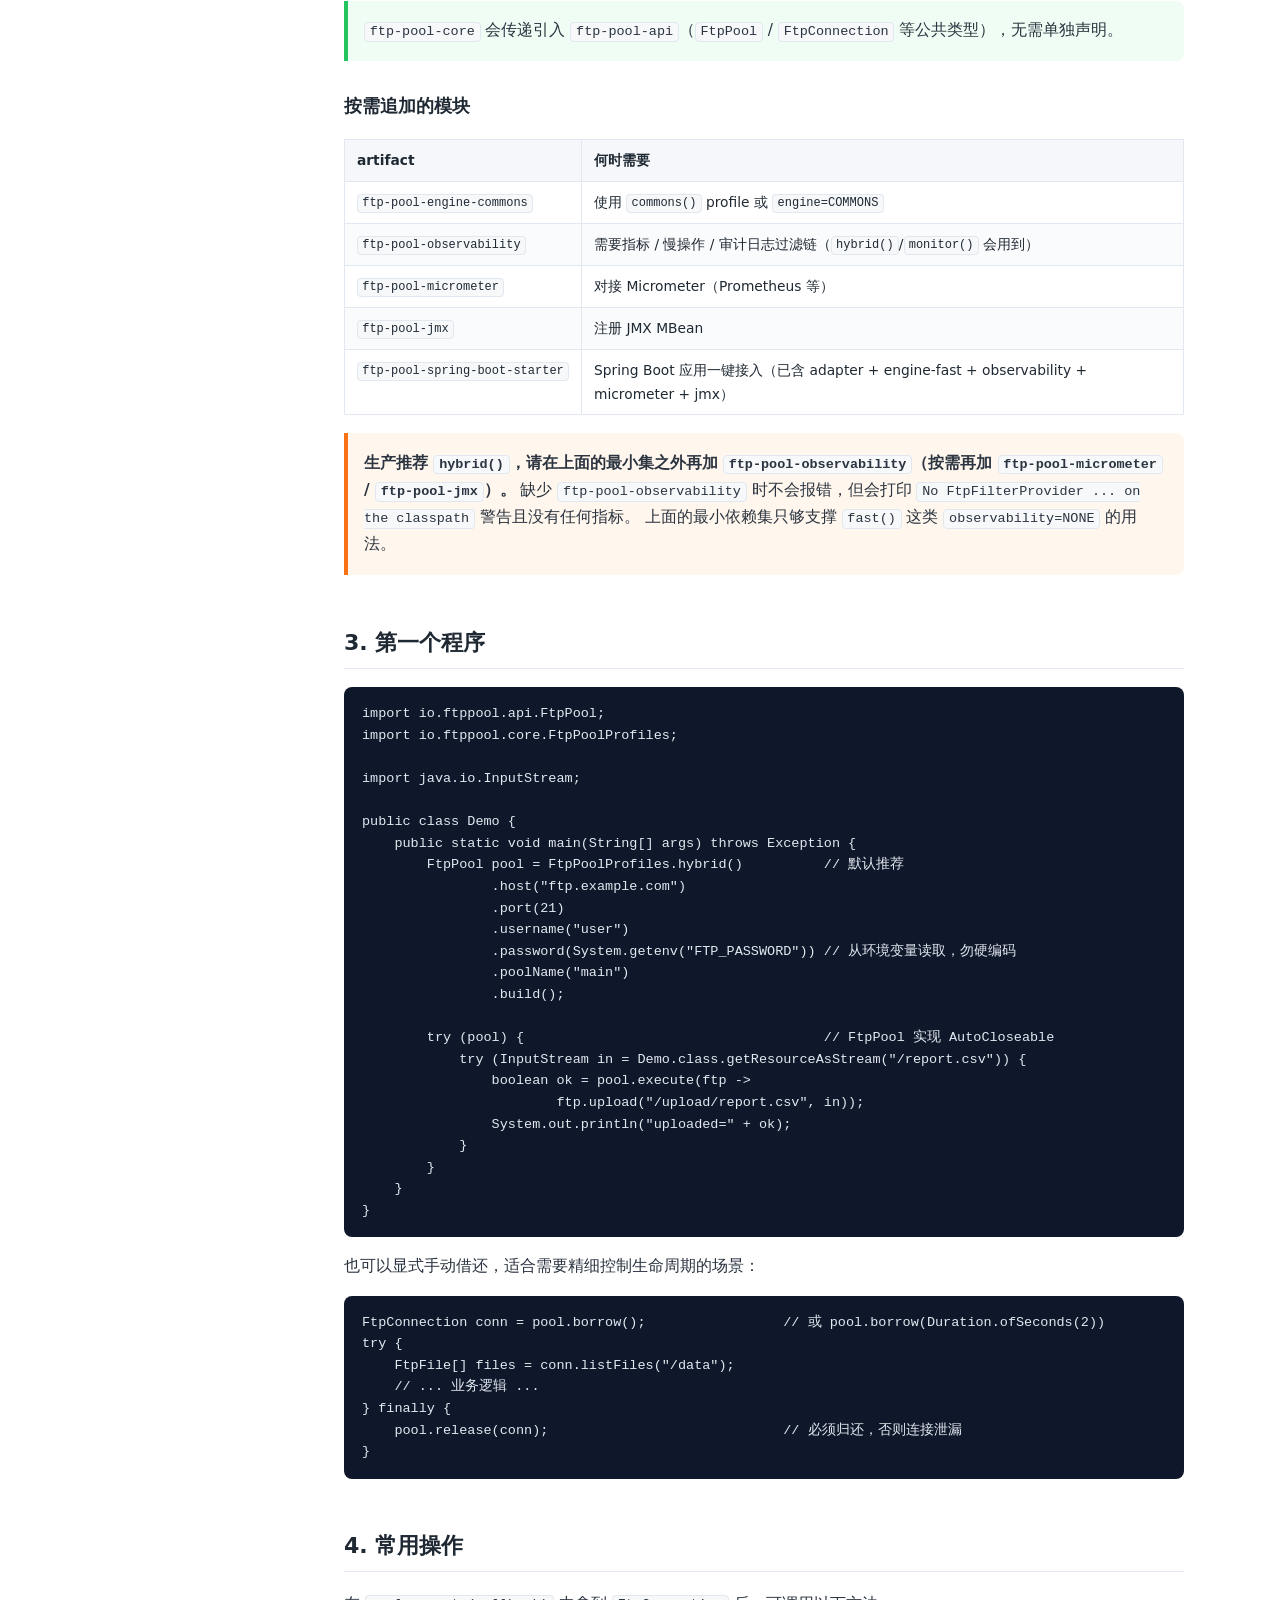
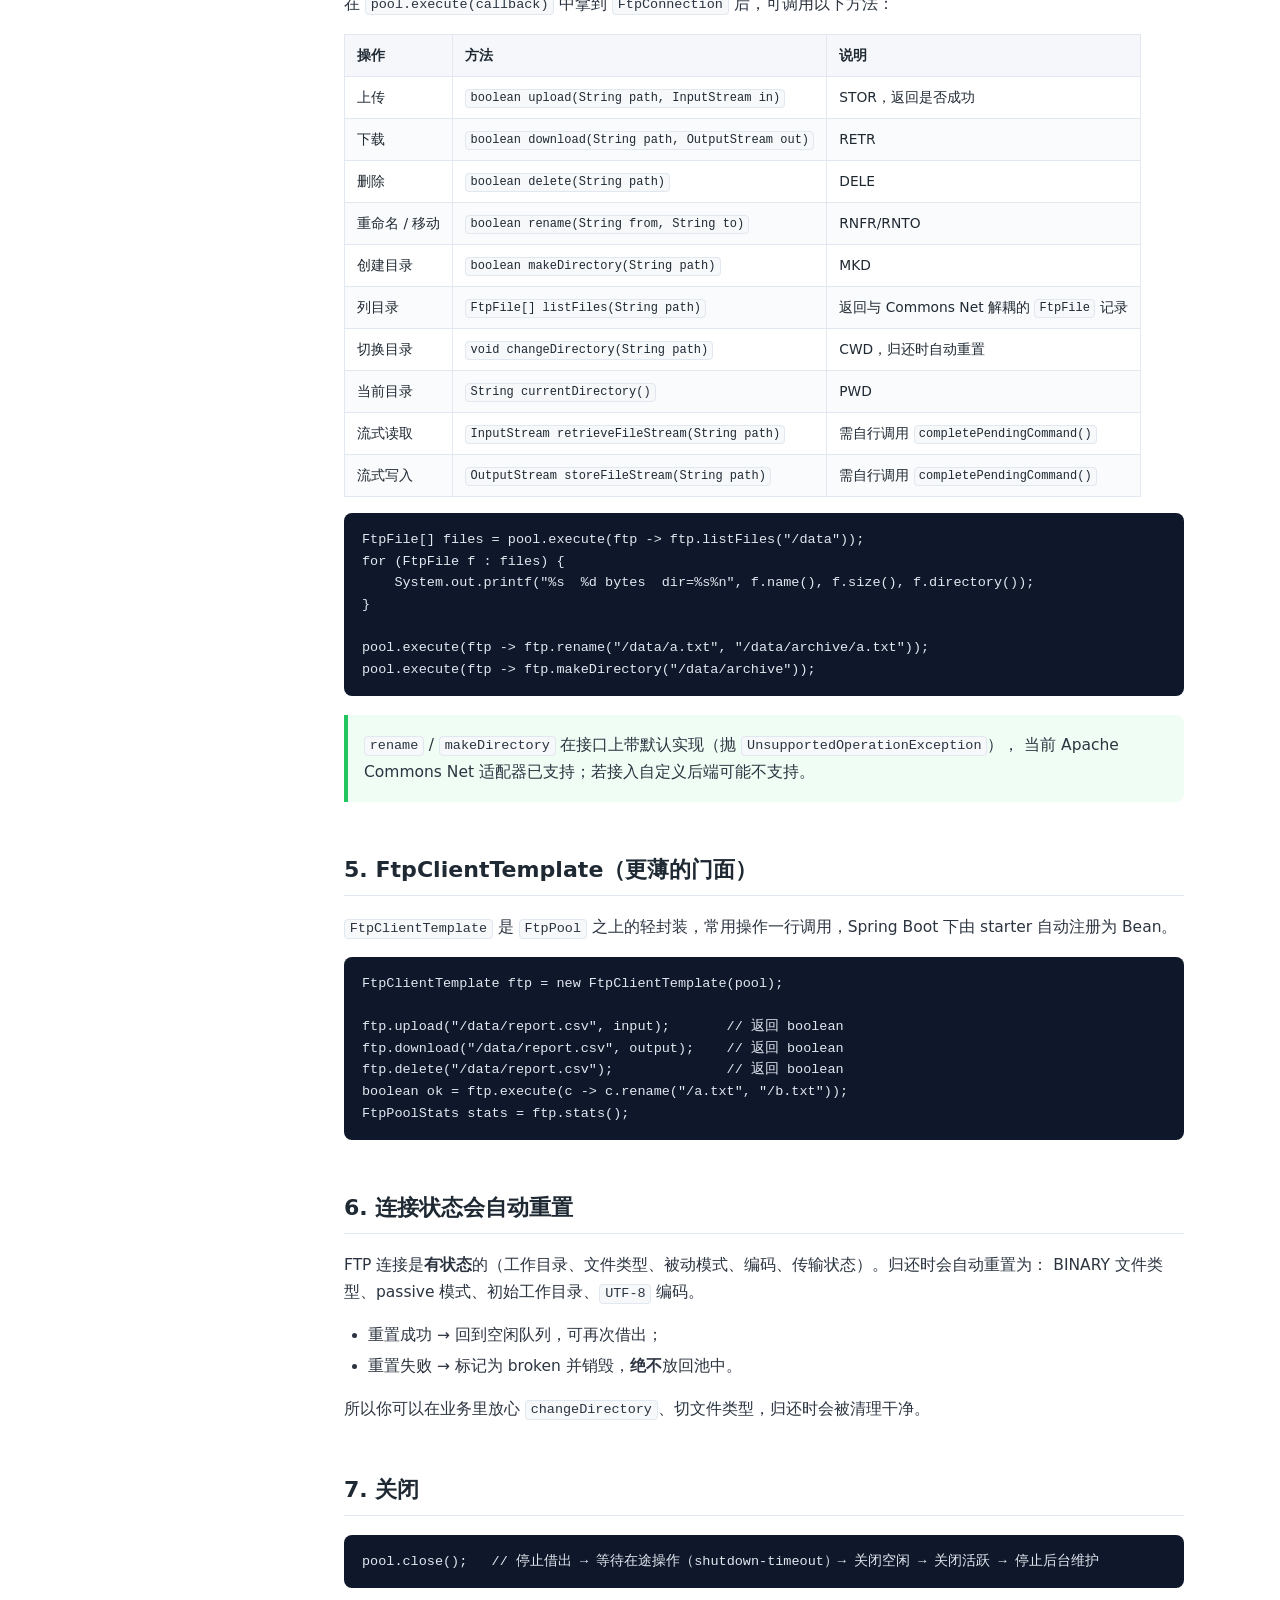
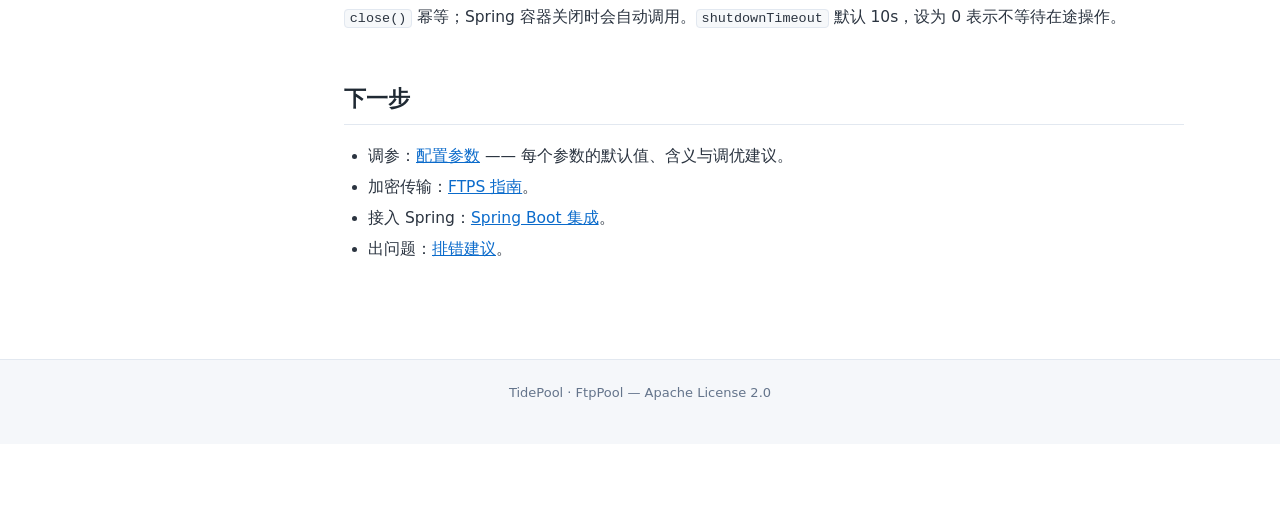
<file: docs/getting-started.html>
<!DOCTYPE html>
<html lang="zh-CN">
<head>
<meta charset="UTF-8">
<meta name="viewport" content="width=device-width, initial-scale=1">
<title>快速开始 · TidePool</title>
<link rel="stylesheet" href="assets/style.css">
</head>
<body data-page="getting-started">
<header id="site-header"></header>

<div class="layout">
<aside id="toc"></aside>
<main class="content">

<h1>快速开始</h1>

<p>目标：从零跑通「引入依赖 → 构建 Pool → 上传/下载文件」。假定环境为 <strong>Java 17+</strong> 与 Maven 或 Gradle。</p>

<h2>1. 环境要求</h2>

<table>
<thead><tr><th>项</th><th>要求</th></tr></thead>
<tbody>
<tr><td>JDK</td><td>17 或更高（项目编译目标 <code>maven.compiler.release=17</code>）</td></tr>
<tr><td>构建工具</td><td>Maven 3.8+ 或 Gradle 7+</td></tr>
<tr><td>Spring Boot（可选）</td><td>3.x（使用 starter 时）</td></tr>
<tr><td>FTP 服务端</td><td>任意标准 FTP/FTPS 服务器（vsftpd、IIS、FileZilla Server、Apache MINA FtpServer 等）</td></tr>
</tbody>
</table>

<h2>2. 引入依赖</h2>

<p>FtpPool 采用「核心 + SPI 实现」分层：<code>ftp-pool-core</code> 不直接依赖任何引擎或 FTP 客户端，
运行时通过 <code>META-INF/services</code> 发现实现。因此<strong>必须把引擎模块和适配器模块放到 classpath</strong>，否则构建 Pool 时会抛异常。</p>

<h3>最小依赖集（Fast 引擎）</h3>

<pre><code>&lt;properties&gt;
    &lt;ftp-pool.version&gt;0.1.0-SNAPSHOT&lt;/ftp-pool.version&gt;
&lt;/properties&gt;

&lt;dependencies&gt;
    &lt;!-- 核心：FtpPool / FtpPoolBuilder / FtpClientTemplate --&gt;
    &lt;dependency&gt;
        &lt;groupId&gt;io.ftppool&lt;/groupId&gt;
        &lt;artifactId&gt;ftp-pool-core&lt;/artifactId&gt;
        &lt;version&gt;${ftp-pool.version}&lt;/version&gt;
    &lt;/dependency&gt;

    &lt;!-- 高性能引擎（默认 FAST）--&gt;
    &lt;dependency&gt;
        &lt;groupId&gt;io.ftppool&lt;/groupId&gt;
        &lt;artifactId&gt;ftp-pool-engine-fast&lt;/artifactId&gt;
        &lt;version&gt;${ftp-pool.version}&lt;/version&gt;
    &lt;/dependency&gt;

    &lt;!-- Apache Commons Net 适配器：FTP / FTPS --&gt;
    &lt;dependency&gt;
        &lt;groupId&gt;io.ftppool&lt;/groupId&gt;
        &lt;artifactId&gt;ftp-pool-adapter&lt;/artifactId&gt;
        &lt;version&gt;${ftp-pool.version}&lt;/version&gt;
    &lt;/dependency&gt;
&lt;/dependencies&gt;
</code></pre>

<p>Gradle 等价写法：</p>

<pre><code>def ftpPoolVersion = "0.1.0-SNAPSHOT"

dependencies {
    implementation "io.ftppool:ftp-pool-core:$ftpPoolVersion"
    implementation "io.ftppool:ftp-pool-engine-fast:$ftpPoolVersion"
    implementation "io.ftppool:ftp-pool-adapter:$ftpPoolVersion"
}
</code></pre>

<blockquote>
  <p><code>ftp-pool-core</code> 会传递引入 <code>ftp-pool-api</code>（<code>FtpPool</code> / <code>FtpConnection</code> 等公共类型），无需单独声明。</p>
</blockquote>

<h3>按需追加的模块</h3>

<table>
<thead><tr><th>artifact</th><th>何时需要</th></tr></thead>
<tbody>
<tr><td><code>ftp-pool-engine-commons</code></td><td>使用 <code>commons()</code> profile 或 <code>engine=COMMONS</code></td></tr>
<tr><td><code>ftp-pool-observability</code></td><td>需要指标 / 慢操作 / 审计日志过滤链（<code>hybrid()</code>/<code>monitor()</code> 会用到）</td></tr>
<tr><td><code>ftp-pool-micrometer</code></td><td>对接 Micrometer（Prometheus 等）</td></tr>
<tr><td><code>ftp-pool-jmx</code></td><td>注册 JMX MBean</td></tr>
<tr><td><code>ftp-pool-spring-boot-starter</code></td><td>Spring Boot 应用一键接入（已含 adapter + engine-fast + observability + micrometer + jmx）</td></tr>
</tbody>
</table>

<blockquote class="warn">
  <p><strong>生产推荐 <code>hybrid()</code>，请在上面的最小集之外再加 <code>ftp-pool-observability</code>（按需再加 <code>ftp-pool-micrometer</code> / <code>ftp-pool-jmx</code>）。</strong>
  缺少 <code>ftp-pool-observability</code> 时不会报错，但会打印 <code>No FtpFilterProvider ... on the classpath</code> 警告且没有任何指标。
  上面的最小依赖集只够支撑 <code>fast()</code> 这类 <code>observability=NONE</code> 的用法。</p>
</blockquote>

<h2>3. 第一个程序</h2>

<pre><code>import io.ftppool.api.FtpPool;
import io.ftppool.core.FtpPoolProfiles;

import java.io.InputStream;

public class Demo {
    public static void main(String[] args) throws Exception {
        FtpPool pool = FtpPoolProfiles.hybrid()          // 默认推荐
                .host("ftp.example.com")
                .port(21)
                .username("user")
                .password(System.getenv("FTP_PASSWORD")) // 从环境变量读取，勿硬编码
                .poolName("main")
                .build();

        try (pool) {                                     // FtpPool 实现 AutoCloseable
            try (InputStream in = Demo.class.getResourceAsStream("/report.csv")) {
                boolean ok = pool.execute(ftp -&gt;
                        ftp.upload("/upload/report.csv", in));
                System.out.println("uploaded=" + ok);
            }
        }
    }
}
</code></pre>

<p>也可以显式手动借还，适合需要精细控制生命周期的场景：</p>

<pre><code>FtpConnection conn = pool.borrow();                 // 或 pool.borrow(Duration.ofSeconds(2))
try {
    FtpFile[] files = conn.listFiles("/data");
    // ... 业务逻辑 ...
} finally {
    pool.release(conn);                             // 必须归还，否则连接泄漏
}
</code></pre>

<h2>4. 常用操作</h2>

<p>在 <code>pool.execute(callback)</code> 中拿到 <code>FtpConnection</code> 后，可调用以下方法：</p>

<table>
<thead><tr><th>操作</th><th>方法</th><th>说明</th></tr></thead>
<tbody>
<tr><td>上传</td><td><code>boolean upload(String path, InputStream in)</code></td><td>STOR，返回是否成功</td></tr>
<tr><td>下载</td><td><code>boolean download(String path, OutputStream out)</code></td><td>RETR</td></tr>
<tr><td>删除</td><td><code>boolean delete(String path)</code></td><td>DELE</td></tr>
<tr><td>重命名 / 移动</td><td><code>boolean rename(String from, String to)</code></td><td>RNFR/RNTO</td></tr>
<tr><td>创建目录</td><td><code>boolean makeDirectory(String path)</code></td><td>MKD</td></tr>
<tr><td>列目录</td><td><code>FtpFile[] listFiles(String path)</code></td><td>返回与 Commons Net 解耦的 <code>FtpFile</code> 记录</td></tr>
<tr><td>切换目录</td><td><code>void changeDirectory(String path)</code></td><td>CWD，归还时自动重置</td></tr>
<tr><td>当前目录</td><td><code>String currentDirectory()</code></td><td>PWD</td></tr>
<tr><td>流式读取</td><td><code>InputStream retrieveFileStream(String path)</code></td><td>需自行调用 <code>completePendingCommand()</code></td></tr>
<tr><td>流式写入</td><td><code>OutputStream storeFileStream(String path)</code></td><td>需自行调用 <code>completePendingCommand()</code></td></tr>
</tbody>
</table>

<pre><code>FtpFile[] files = pool.execute(ftp -&gt; ftp.listFiles("/data"));
for (FtpFile f : files) {
    System.out.printf("%s  %d bytes  dir=%s%n", f.name(), f.size(), f.directory());
}

pool.execute(ftp -&gt; ftp.rename("/data/a.txt", "/data/archive/a.txt"));
pool.execute(ftp -&gt; ftp.makeDirectory("/data/archive"));
</code></pre>

<blockquote>
  <p><code>rename</code> / <code>makeDirectory</code> 在接口上带默认实现（抛 <code>UnsupportedOperationException</code>），
  当前 Apache Commons Net 适配器已支持；若接入自定义后端可能不支持。</p>
</blockquote>

<h2>5. FtpClientTemplate（更薄的门面）</h2>

<p><code>FtpClientTemplate</code> 是 <code>FtpPool</code> 之上的轻封装，常用操作一行调用，Spring Boot 下由 starter 自动注册为 Bean。</p>

<pre><code>FtpClientTemplate ftp = new FtpClientTemplate(pool);

ftp.upload("/data/report.csv", input);       // 返回 boolean
ftp.download("/data/report.csv", output);    // 返回 boolean
ftp.delete("/data/report.csv");              // 返回 boolean
boolean ok = ftp.execute(c -&gt; c.rename("/a.txt", "/b.txt"));
FtpPoolStats stats = ftp.stats();
</code></pre>

<h2>6. 连接状态会自动重置</h2>

<p>FTP 连接是<strong>有状态</strong>的（工作目录、文件类型、被动模式、编码、传输状态）。归还时会自动重置为：
BINARY 文件类型、passive 模式、初始工作目录、<code>UTF-8</code> 编码。</p>

<ul>
  <li>重置成功 → 回到空闲队列，可再次借出；</li>
  <li>重置失败 → 标记为 broken 并销毁，<strong>绝不</strong>放回池中。</li>
</ul>

<p>所以你可以在业务里放心 <code>changeDirectory</code>、切文件类型，归还时会被清理干净。</p>

<h2>7. 关闭</h2>

<pre><code>pool.close();   // 停止借出 → 等待在途操作（shutdown-timeout）→ 关闭空闲 → 关闭活跃 → 停止后台维护
</code></pre>

<p><code>close()</code> 幂等；Spring 容器关闭时会自动调用。<code>shutdownTimeout</code> 默认 10s，设为 0 表示不等待在途操作。</p>

<h2>下一步</h2>

<ul>
  <li>调参：<a href="configuration.html">配置参数</a> —— 每个参数的默认值、含义与调优建议。</li>
  <li>加密传输：<a href="ftps.html">FTPS 指南</a>。</li>
  <li>接入 Spring：<a href="spring-boot.html">Spring Boot 集成</a>。</li>
  <li>出问题：<a href="troubleshooting.html">排错建议</a>。</li>
</ul>

</main>
</div>

<footer class="site-footer">
  TidePool · FtpPool — Apache License 2.0
</footer>

<script src="assets/site.js"></script>
</body>
</html>
</file>
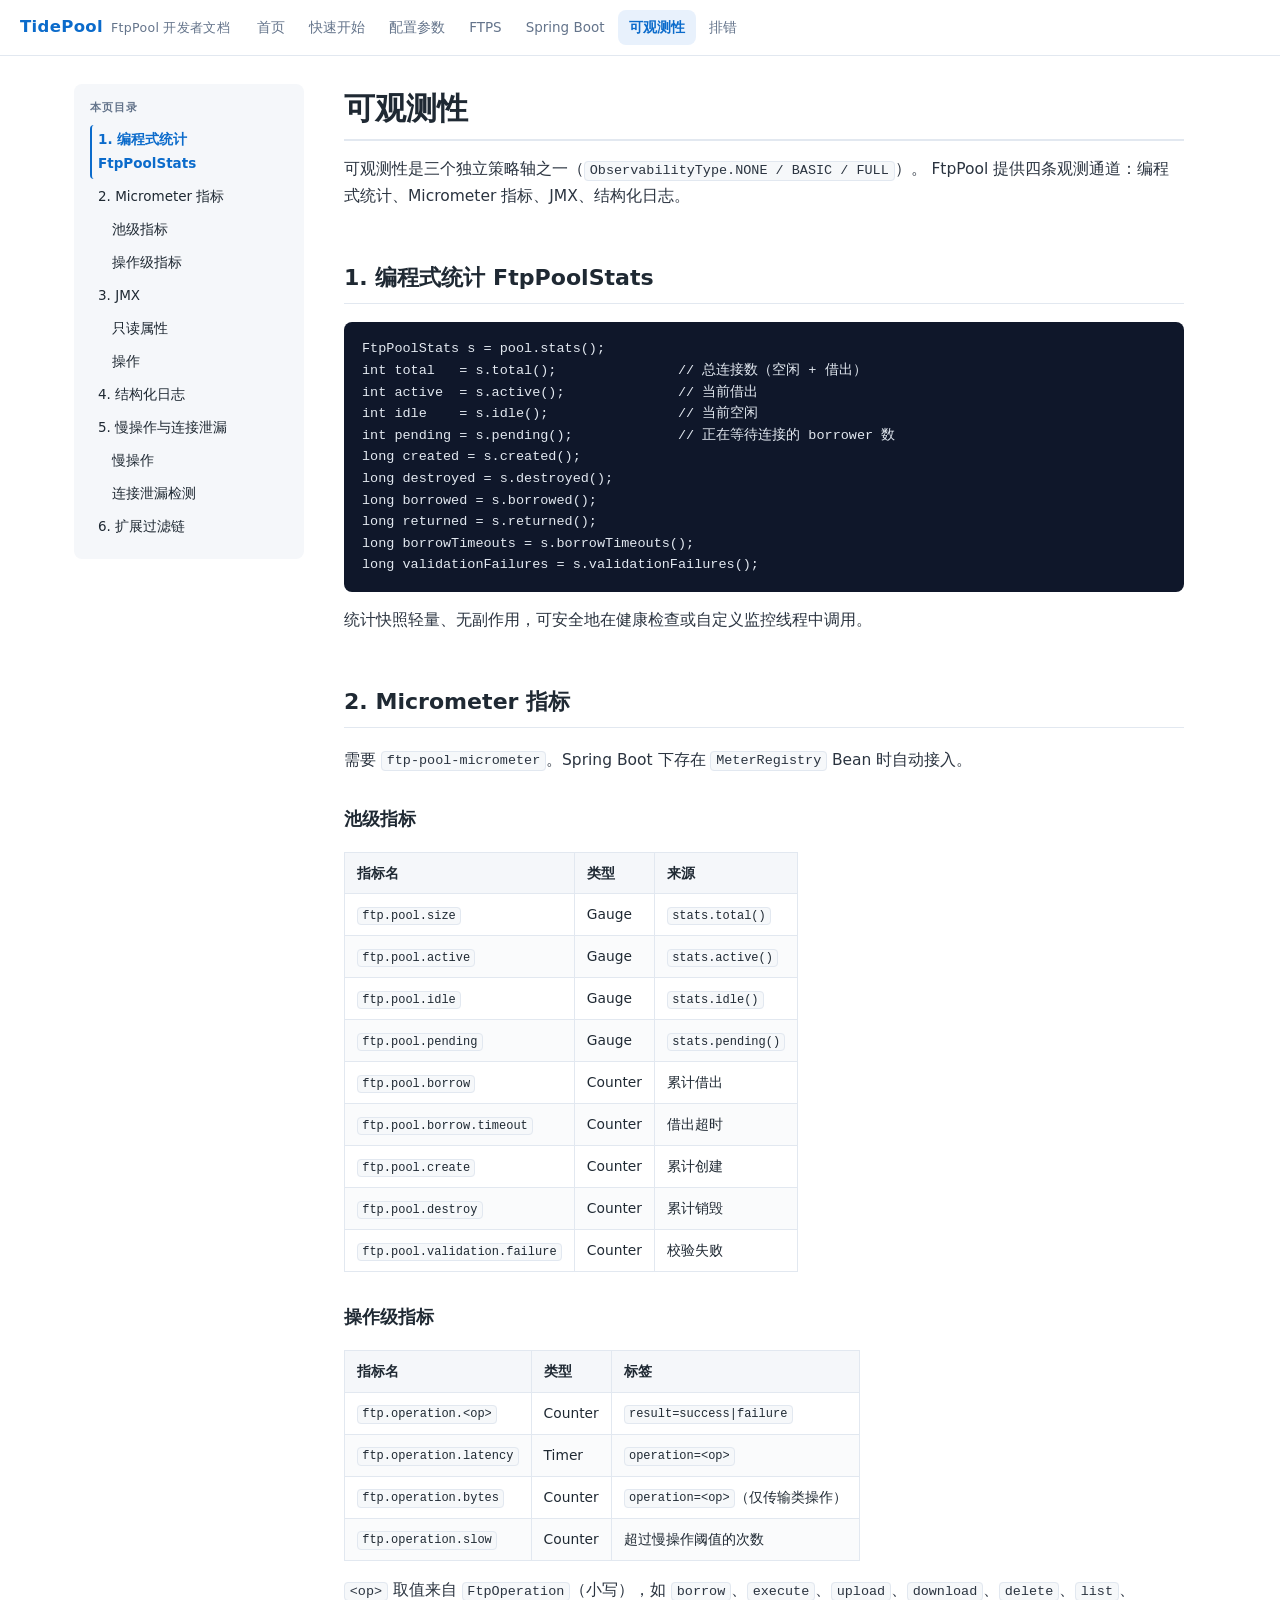
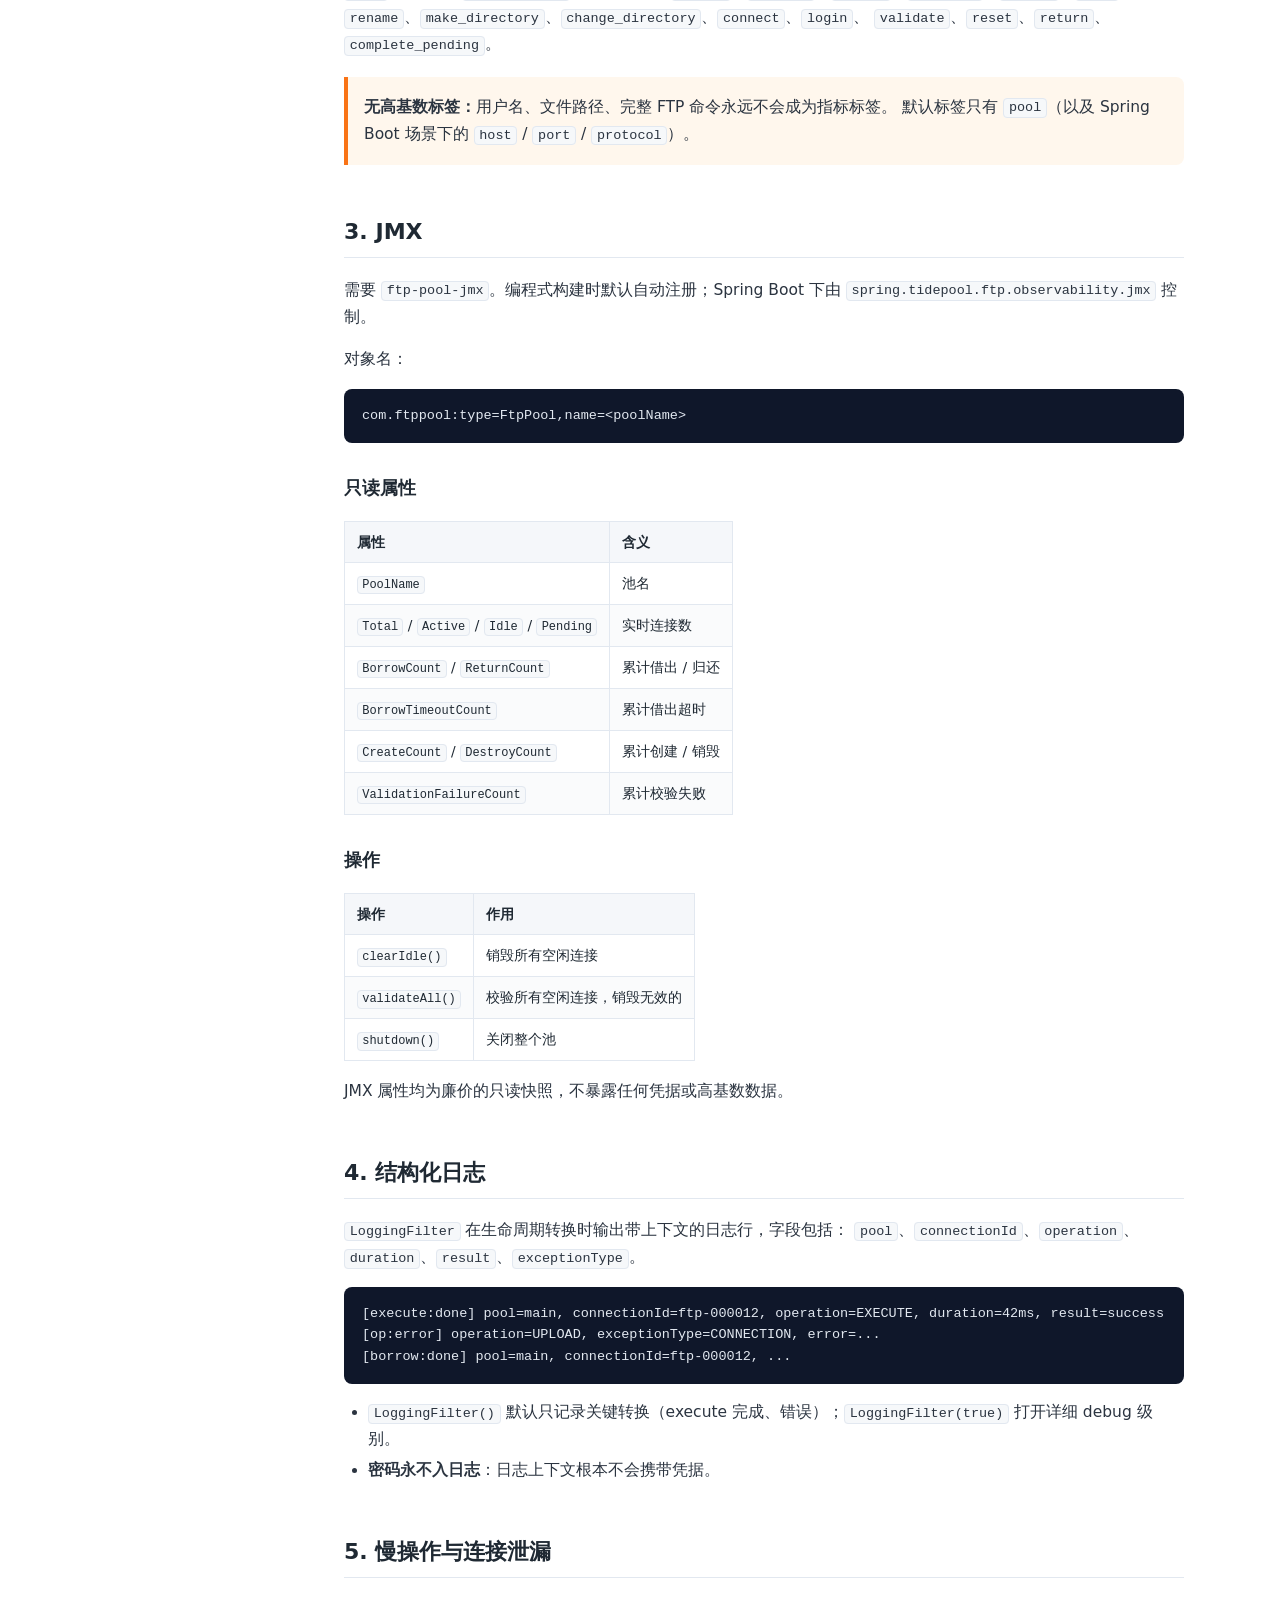
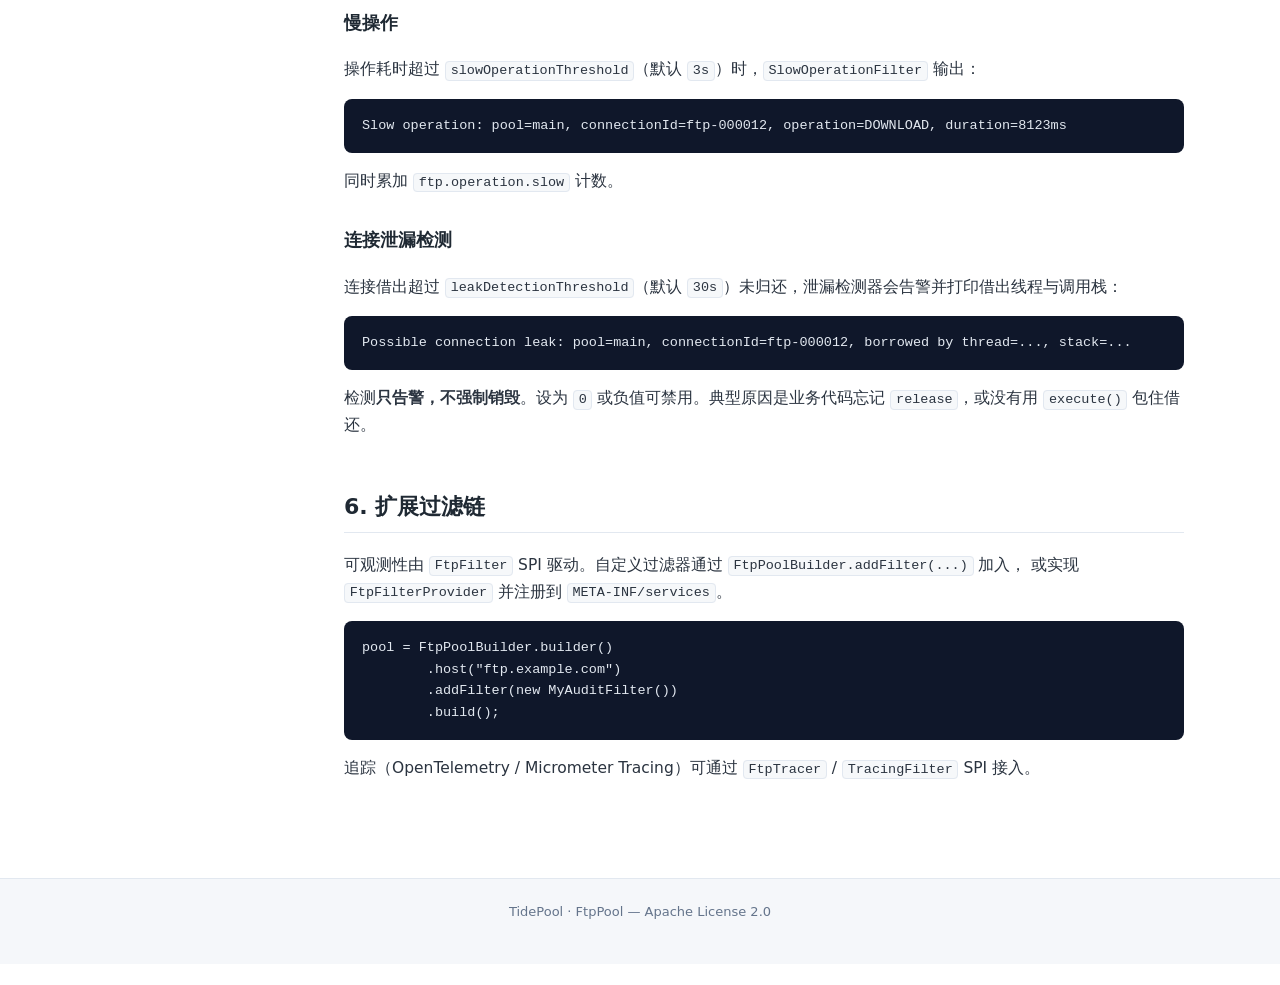
<file: docs/observability.html>
<!DOCTYPE html>
<html lang="zh-CN">
<head>
<meta charset="UTF-8">
<meta name="viewport" content="width=device-width, initial-scale=1">
<title>可观测性 · TidePool</title>
<link rel="stylesheet" href="assets/style.css">
</head>
<body data-page="observability">
<header id="site-header"></header>

<div class="layout">
<aside id="toc"></aside>
<main class="content">

<h1>可观测性</h1>

<p>可观测性是三个独立策略轴之一（<code>ObservabilityType.NONE / BASIC / FULL</code>）。
FtpPool 提供四条观测通道：编程式统计、Micrometer 指标、JMX、结构化日志。</p>

<h2>1. 编程式统计 FtpPoolStats</h2>

<pre><code>FtpPoolStats s = pool.stats();
int total   = s.total();               // 总连接数（空闲 + 借出）
int active  = s.active();              // 当前借出
int idle    = s.idle();                // 当前空闲
int pending = s.pending();             // 正在等待连接的 borrower 数
long created = s.created();
long destroyed = s.destroyed();
long borrowed = s.borrowed();
long returned = s.returned();
long borrowTimeouts = s.borrowTimeouts();
long validationFailures = s.validationFailures();
</code></pre>

<p>统计快照轻量、无副作用，可安全地在健康检查或自定义监控线程中调用。</p>

<h2>2. Micrometer 指标</h2>

<p>需要 <code>ftp-pool-micrometer</code>。Spring Boot 下存在 <code>MeterRegistry</code> Bean 时自动接入。</p>

<h3>池级指标</h3>

<table>
<thead><tr><th>指标名</th><th>类型</th><th>来源</th></tr></thead>
<tbody>
<tr><td><code>ftp.pool.size</code></td><td>Gauge</td><td><code>stats.total()</code></td></tr>
<tr><td><code>ftp.pool.active</code></td><td>Gauge</td><td><code>stats.active()</code></td></tr>
<tr><td><code>ftp.pool.idle</code></td><td>Gauge</td><td><code>stats.idle()</code></td></tr>
<tr><td><code>ftp.pool.pending</code></td><td>Gauge</td><td><code>stats.pending()</code></td></tr>
<tr><td><code>ftp.pool.borrow</code></td><td>Counter</td><td>累计借出</td></tr>
<tr><td><code>ftp.pool.borrow.timeout</code></td><td>Counter</td><td>借出超时</td></tr>
<tr><td><code>ftp.pool.create</code></td><td>Counter</td><td>累计创建</td></tr>
<tr><td><code>ftp.pool.destroy</code></td><td>Counter</td><td>累计销毁</td></tr>
<tr><td><code>ftp.pool.validation.failure</code></td><td>Counter</td><td>校验失败</td></tr>
</tbody>
</table>

<h3>操作级指标</h3>

<table>
<thead><tr><th>指标名</th><th>类型</th><th>标签</th></tr></thead>
<tbody>
<tr><td><code>ftp.operation.&lt;op&gt;</code></td><td>Counter</td><td><code>result=success|failure</code></td></tr>
<tr><td><code>ftp.operation.latency</code></td><td>Timer</td><td><code>operation=&lt;op&gt;</code></td></tr>
<tr><td><code>ftp.operation.bytes</code></td><td>Counter</td><td><code>operation=&lt;op&gt;</code>（仅传输类操作）</td></tr>
<tr><td><code>ftp.operation.slow</code></td><td>Counter</td><td>超过慢操作阈值的次数</td></tr>
</tbody>
</table>

<p><code>&lt;op&gt;</code> 取值来自 <code>FtpOperation</code>（小写），如
<code>borrow</code>、<code>execute</code>、<code>upload</code>、<code>download</code>、<code>delete</code>、<code>list</code>、
<code>rename</code>、<code>make_directory</code>、<code>change_directory</code>、<code>connect</code>、<code>login</code>、
<code>validate</code>、<code>reset</code>、<code>return</code>、<code>complete_pending</code>。</p>

<blockquote class="warn">
  <p><strong>无高基数标签：</strong>用户名、文件路径、完整 FTP 命令永远不会成为指标标签。
  默认标签只有 <code>pool</code>（以及 Spring Boot 场景下的 <code>host</code> / <code>port</code> / <code>protocol</code>）。</p>
</blockquote>

<h2>3. JMX</h2>

<p>需要 <code>ftp-pool-jmx</code>。编程式构建时默认自动注册；Spring Boot 下由 <code>spring.tidepool.ftp.observability.jmx</code> 控制。</p>

<p>对象名：</p>

<pre><code>com.ftppool:type=FtpPool,name=&lt;poolName&gt;
</code></pre>

<h3>只读属性</h3>

<table>
<thead><tr><th>属性</th><th>含义</th></tr></thead>
<tbody>
<tr><td><code>PoolName</code></td><td>池名</td></tr>
<tr><td><code>Total</code> / <code>Active</code> / <code>Idle</code> / <code>Pending</code></td><td>实时连接数</td></tr>
<tr><td><code>BorrowCount</code> / <code>ReturnCount</code></td><td>累计借出 / 归还</td></tr>
<tr><td><code>BorrowTimeoutCount</code></td><td>累计借出超时</td></tr>
<tr><td><code>CreateCount</code> / <code>DestroyCount</code></td><td>累计创建 / 销毁</td></tr>
<tr><td><code>ValidationFailureCount</code></td><td>累计校验失败</td></tr>
</tbody>
</table>

<h3>操作</h3>

<table>
<thead><tr><th>操作</th><th>作用</th></tr></thead>
<tbody>
<tr><td><code>clearIdle()</code></td><td>销毁所有空闲连接</td></tr>
<tr><td><code>validateAll()</code></td><td>校验所有空闲连接，销毁无效的</td></tr>
<tr><td><code>shutdown()</code></td><td>关闭整个池</td></tr>
</tbody>
</table>

<p>JMX 属性均为廉价的只读快照，不暴露任何凭据或高基数数据。</p>

<h2>4. 结构化日志</h2>

<p><code>LoggingFilter</code> 在生命周期转换时输出带上下文的日志行，字段包括：
<code>pool</code>、<code>connectionId</code>、<code>operation</code>、<code>duration</code>、<code>result</code>、<code>exceptionType</code>。</p>

<pre><code>[execute:done] pool=main, connectionId=ftp-000012, operation=EXECUTE, duration=42ms, result=success
[op:error] operation=UPLOAD, exceptionType=CONNECTION, error=... 
[borrow:done] pool=main, connectionId=ftp-000012, ...
</code></pre>

<ul>
  <li><code>LoggingFilter()</code> 默认只记录关键转换（execute 完成、错误）；<code>LoggingFilter(true)</code> 打开详细 debug 级别。</li>
  <li><strong>密码永不入日志</strong>：日志上下文根本不会携带凭据。</li>
</ul>

<h2>5. 慢操作与连接泄漏</h2>

<h3>慢操作</h3>

<p>操作耗时超过 <code>slowOperationThreshold</code>（默认 <code>3s</code>）时，<code>SlowOperationFilter</code> 输出：</p>

<pre><code>Slow operation: pool=main, connectionId=ftp-000012, operation=DOWNLOAD, duration=8123ms
</code></pre>

<p>同时累加 <code>ftp.operation.slow</code> 计数。</p>

<h3>连接泄漏检测</h3>

<p>连接借出超过 <code>leakDetectionThreshold</code>（默认 <code>30s</code>）未归还，泄漏检测器会告警并打印借出线程与调用栈：</p>

<pre><code>Possible connection leak: pool=main, connectionId=ftp-000012, borrowed by thread=..., stack=...
</code></pre>

<p>检测<strong>只告警，不强制销毁</strong>。设为 <code>0</code> 或负值可禁用。典型原因是业务代码忘记 <code>release</code>，或没有用 <code>execute()</code> 包住借还。</p>

<h2>6. 扩展过滤链</h2>

<p>可观测性由 <code>FtpFilter</code> SPI 驱动。自定义过滤器通过 <code>FtpPoolBuilder.addFilter(...)</code> 加入，
或实现 <code>FtpFilterProvider</code> 并注册到 <code>META-INF/services</code>。</p>

<pre><code>pool = FtpPoolBuilder.builder()
        .host("ftp.example.com")
        .addFilter(new MyAuditFilter())
        .build();
</code></pre>

<p>追踪（OpenTelemetry / Micrometer Tracing）可通过 <code>FtpTracer</code> / <code>TracingFilter</code> SPI 接入。</p>

</main>
</div>

<footer class="site-footer">
  TidePool · FtpPool — Apache License 2.0
</footer>

<script src="assets/site.js"></script>
</body>
</html>
</file>
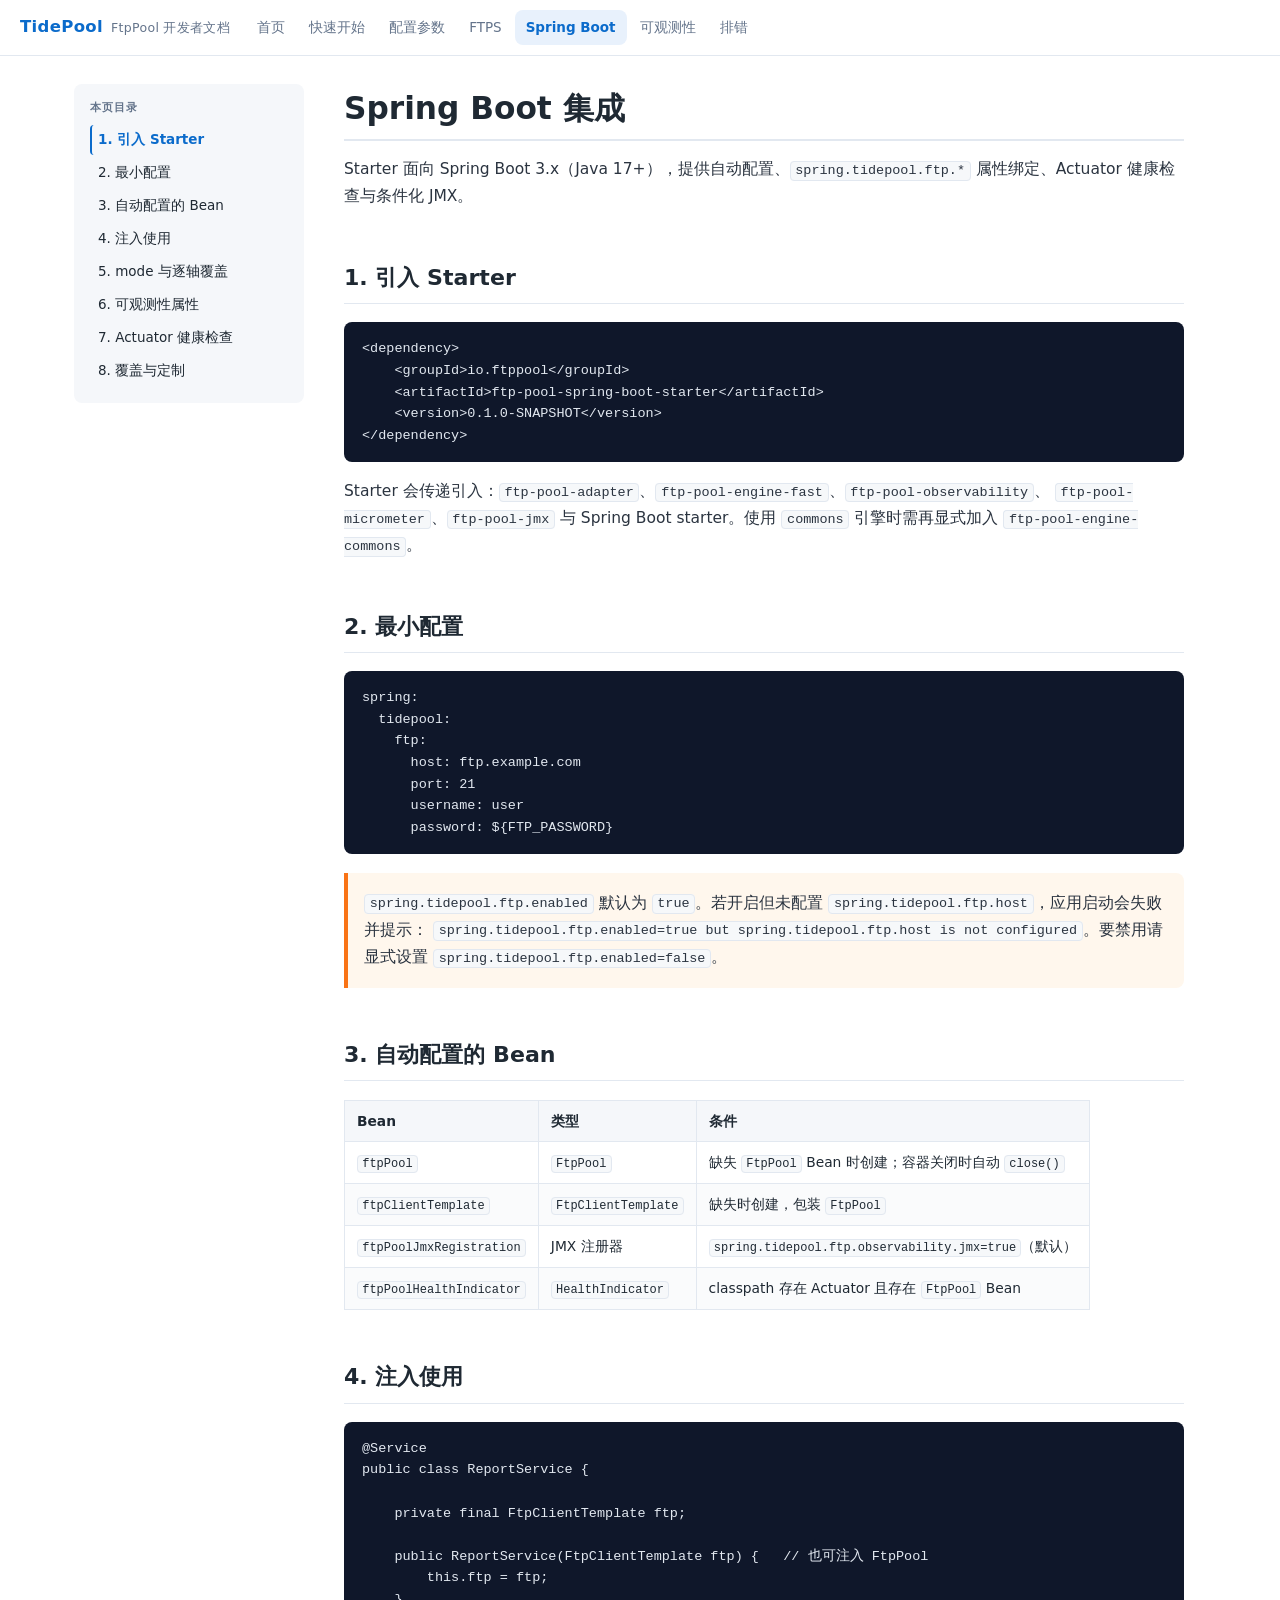
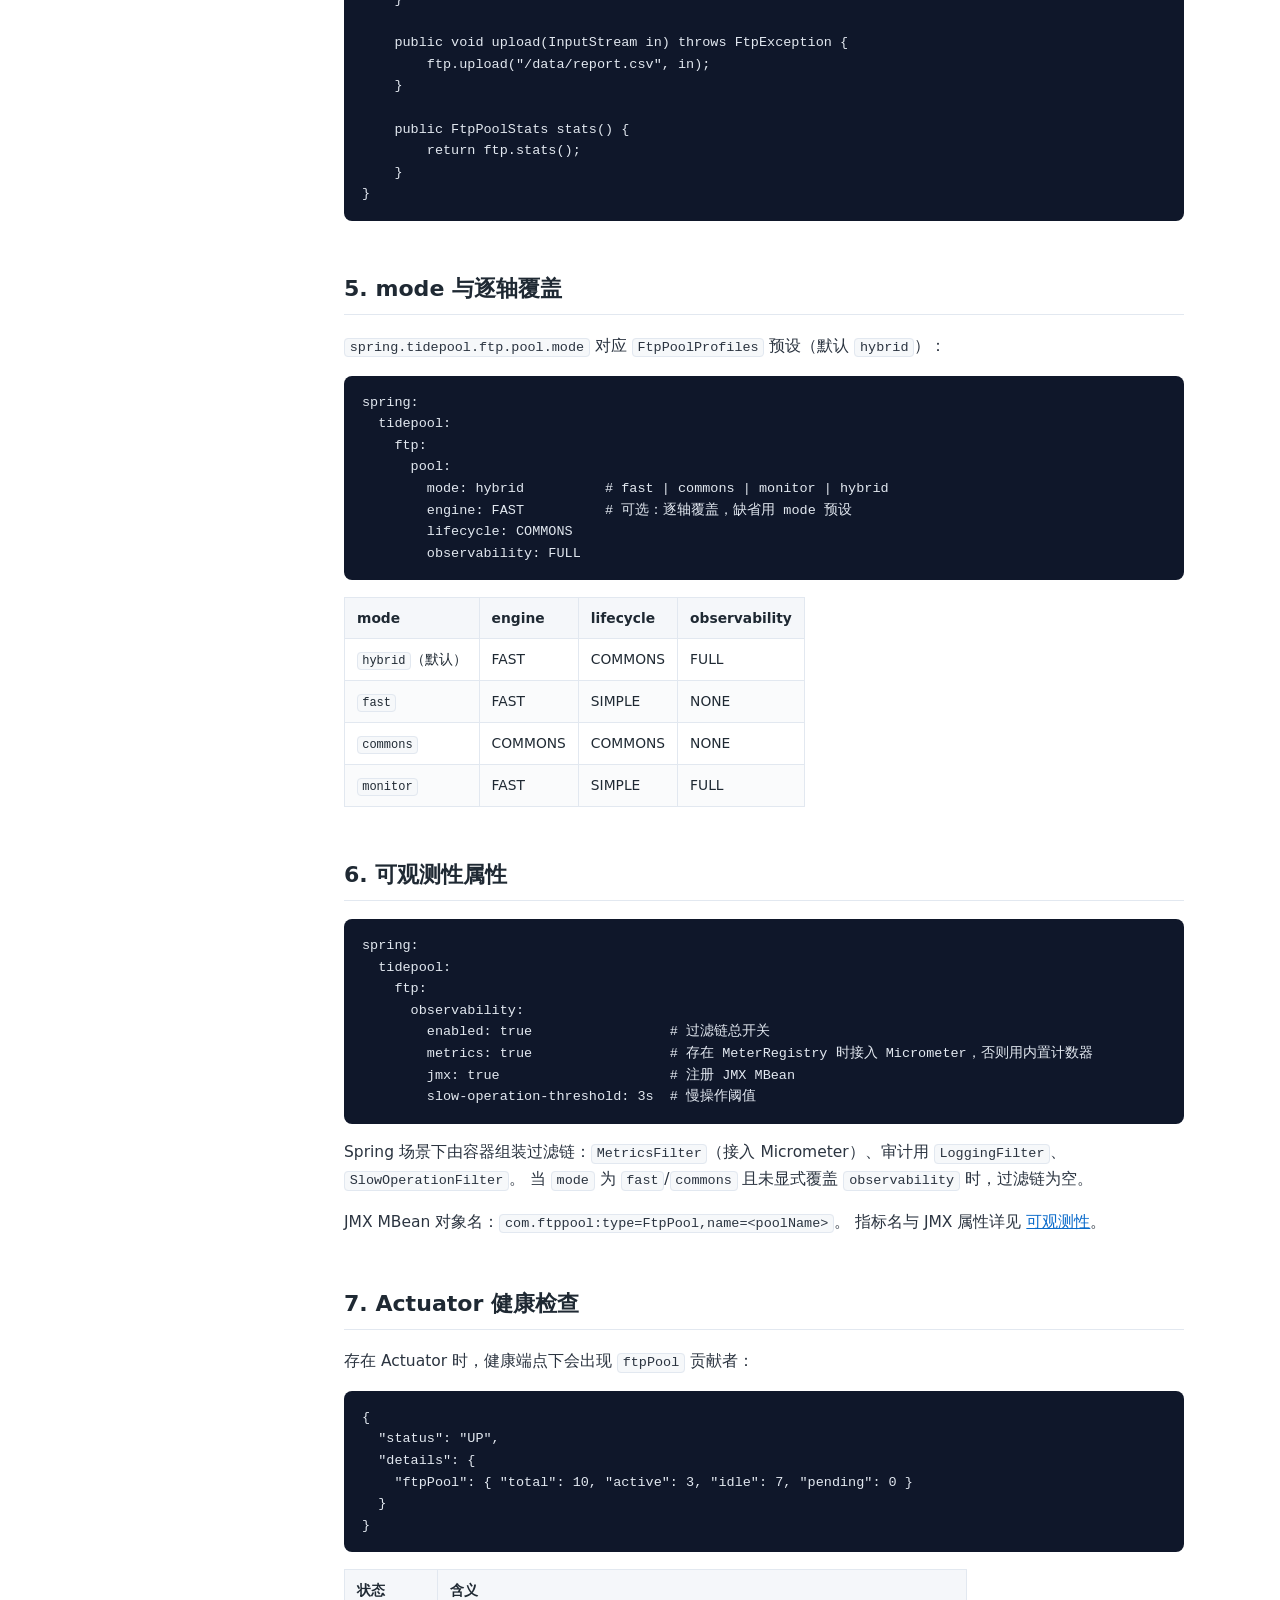
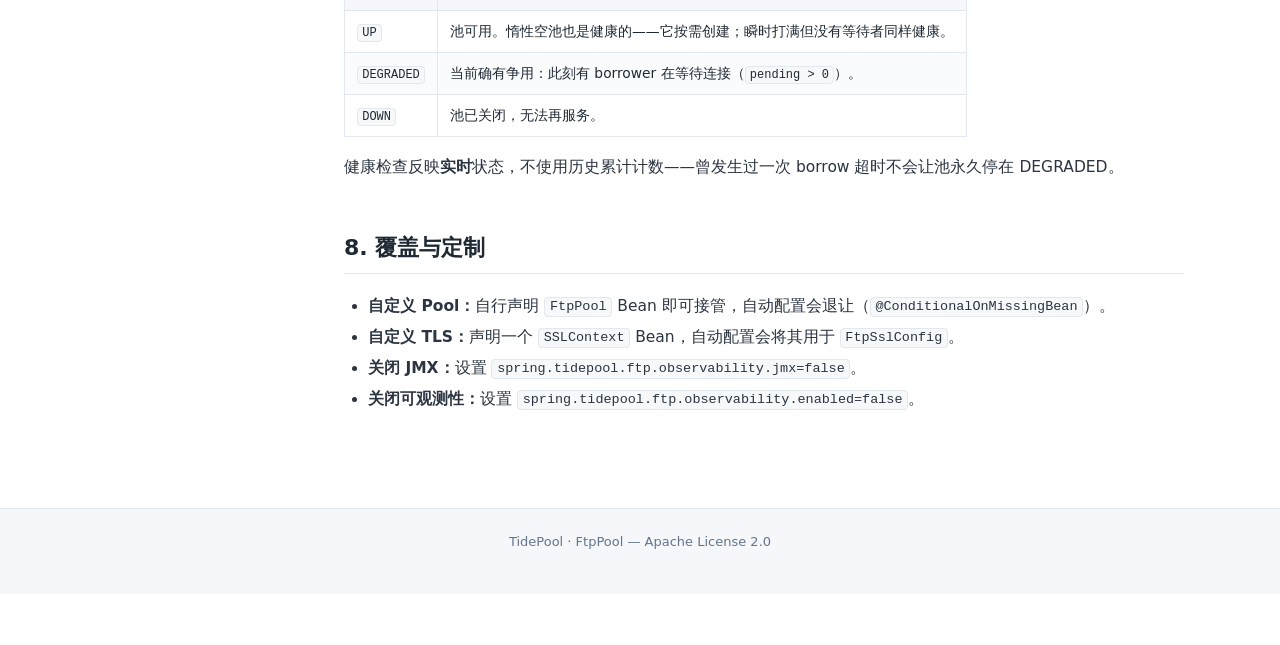
<file: docs/spring-boot.html>
<!DOCTYPE html>
<html lang="zh-CN">
<head>
<meta charset="UTF-8">
<meta name="viewport" content="width=device-width, initial-scale=1">
<title>Spring Boot 集成 · TidePool</title>
<link rel="stylesheet" href="assets/style.css">
</head>
<body data-page="spring-boot">
<header id="site-header"></header>

<div class="layout">
<aside id="toc"></aside>
<main class="content">

<h1>Spring Boot 集成</h1>

<p>Starter 面向 Spring Boot 3.x（Java 17+），提供自动配置、<code>spring.tidepool.ftp.*</code> 属性绑定、Actuator 健康检查与条件化 JMX。</p>

<h2>1. 引入 Starter</h2>

<pre><code>&lt;dependency&gt;
    &lt;groupId&gt;io.ftppool&lt;/groupId&gt;
    &lt;artifactId&gt;ftp-pool-spring-boot-starter&lt;/artifactId&gt;
    &lt;version&gt;0.1.0-SNAPSHOT&lt;/version&gt;
&lt;/dependency&gt;
</code></pre>

<p>Starter 会传递引入：<code>ftp-pool-adapter</code>、<code>ftp-pool-engine-fast</code>、<code>ftp-pool-observability</code>、
<code>ftp-pool-micrometer</code>、<code>ftp-pool-jmx</code> 与 Spring Boot starter。使用 <code>commons</code> 引擎时需再显式加入
<code>ftp-pool-engine-commons</code>。</p>

<h2>2. 最小配置</h2>

<pre><code>spring:
  tidepool:
    ftp:
      host: ftp.example.com
      port: 21
      username: user
      password: ${FTP_PASSWORD}
</code></pre>

<blockquote class="warn">
  <p><code>spring.tidepool.ftp.enabled</code> 默认为 <code>true</code>。若开启但未配置 <code>spring.tidepool.ftp.host</code>，应用启动会失败并提示：
  <code>spring.tidepool.ftp.enabled=true but spring.tidepool.ftp.host is not configured</code>。要禁用请显式设置 <code>spring.tidepool.ftp.enabled=false</code>。</p>
</blockquote>

<h2>3. 自动配置的 Bean</h2>

<table>
<thead><tr><th>Bean</th><th>类型</th><th>条件</th></tr></thead>
<tbody>
<tr><td><code>ftpPool</code></td><td><code>FtpPool</code></td><td>缺失 <code>FtpPool</code> Bean 时创建；容器关闭时自动 <code>close()</code></td></tr>
<tr><td><code>ftpClientTemplate</code></td><td><code>FtpClientTemplate</code></td><td>缺失时创建，包装 <code>FtpPool</code></td></tr>
<tr><td><code>ftpPoolJmxRegistration</code></td><td>JMX 注册器</td><td><code>spring.tidepool.ftp.observability.jmx=true</code>（默认）</td></tr>
<tr><td><code>ftpPoolHealthIndicator</code></td><td><code>HealthIndicator</code></td><td>classpath 存在 Actuator 且存在 <code>FtpPool</code> Bean</td></tr>
</tbody>
</table>

<h2>4. 注入使用</h2>

<pre><code>@Service
public class ReportService {

    private final FtpClientTemplate ftp;

    public ReportService(FtpClientTemplate ftp) {   // 也可注入 FtpPool
        this.ftp = ftp;
    }

    public void upload(InputStream in) throws FtpException {
        ftp.upload("/data/report.csv", in);
    }

    public FtpPoolStats stats() {
        return ftp.stats();
    }
}
</code></pre>

<h2>5. mode 与逐轴覆盖</h2>

<p><code>spring.tidepool.ftp.pool.mode</code> 对应 <code>FtpPoolProfiles</code> 预设（默认 <code>hybrid</code>）：</p>

<pre><code>spring:
  tidepool:
    ftp:
      pool:
        mode: hybrid          # fast | commons | monitor | hybrid
        engine: FAST          # 可选：逐轴覆盖，缺省用 mode 预设
        lifecycle: COMMONS
        observability: FULL
</code></pre>

<table>
<thead><tr><th>mode</th><th>engine</th><th>lifecycle</th><th>observability</th></tr></thead>
<tbody>
<tr><td><code>hybrid</code>（默认）</td><td>FAST</td><td>COMMONS</td><td>FULL</td></tr>
<tr><td><code>fast</code></td><td>FAST</td><td>SIMPLE</td><td>NONE</td></tr>
<tr><td><code>commons</code></td><td>COMMONS</td><td>COMMONS</td><td>NONE</td></tr>
<tr><td><code>monitor</code></td><td>FAST</td><td>SIMPLE</td><td>FULL</td></tr>
</tbody>
</table>

<h2>6. 可观测性属性</h2>

<pre><code>spring:
  tidepool:
    ftp:
      observability:
        enabled: true                 # 过滤链总开关
        metrics: true                 # 存在 MeterRegistry 时接入 Micrometer，否则用内置计数器
        jmx: true                     # 注册 JMX MBean
        slow-operation-threshold: 3s  # 慢操作阈值
</code></pre>

<p>Spring 场景下由容器组装过滤链：<code>MetricsFilter</code>（接入 Micrometer）、审计用 <code>LoggingFilter</code>、<code>SlowOperationFilter</code>。
当 <code>mode</code> 为 <code>fast</code>/<code>commons</code> 且未显式覆盖 <code>observability</code> 时，过滤链为空。</p>

<p>JMX MBean 对象名：<code>com.ftppool:type=FtpPool,name=&lt;poolName&gt;</code>。
指标名与 JMX 属性详见 <a href="observability.html">可观测性</a>。</p>

<h2>7. Actuator 健康检查</h2>

<p>存在 Actuator 时，健康端点下会出现 <code>ftpPool</code> 贡献者：</p>

<pre><code>{
  "status": "UP",
  "details": {
    "ftpPool": { "total": 10, "active": 3, "idle": 7, "pending": 0 }
  }
}
</code></pre>

<table>
<thead><tr><th>状态</th><th>含义</th></tr></thead>
<tbody>
<tr><td><code>UP</code></td><td>池可用。惰性空池也是健康的——它按需创建；瞬时打满但没有等待者同样健康。</td></tr>
<tr><td><code>DEGRADED</code></td><td>当前确有争用：此刻有 borrower 在等待连接（<code>pending &gt; 0</code>）。</td></tr>
<tr><td><code>DOWN</code></td><td>池已关闭，无法再服务。</td></tr>
</tbody>
</table>

<p>健康检查反映<strong>实时</strong>状态，不使用历史累计计数——曾发生过一次 borrow 超时不会让池永久停在 DEGRADED。</p>

<h2>8. 覆盖与定制</h2>

<ul>
  <li><strong>自定义 Pool：</strong>自行声明 <code>FtpPool</code> Bean 即可接管，自动配置会退让（<code>@ConditionalOnMissingBean</code>）。</li>
  <li><strong>自定义 TLS：</strong>声明一个 <code>SSLContext</code> Bean，自动配置会将其用于 <code>FtpSslConfig</code>。</li>
  <li><strong>关闭 JMX：</strong>设置 <code>spring.tidepool.ftp.observability.jmx=false</code>。</li>
  <li><strong>关闭可观测性：</strong>设置 <code>spring.tidepool.ftp.observability.enabled=false</code>。</li>
</ul>

</main>
</div>

<footer class="site-footer">
  TidePool · FtpPool — Apache License 2.0
</footer>

<script src="assets/site.js"></script>
</body>
</html>
</file>
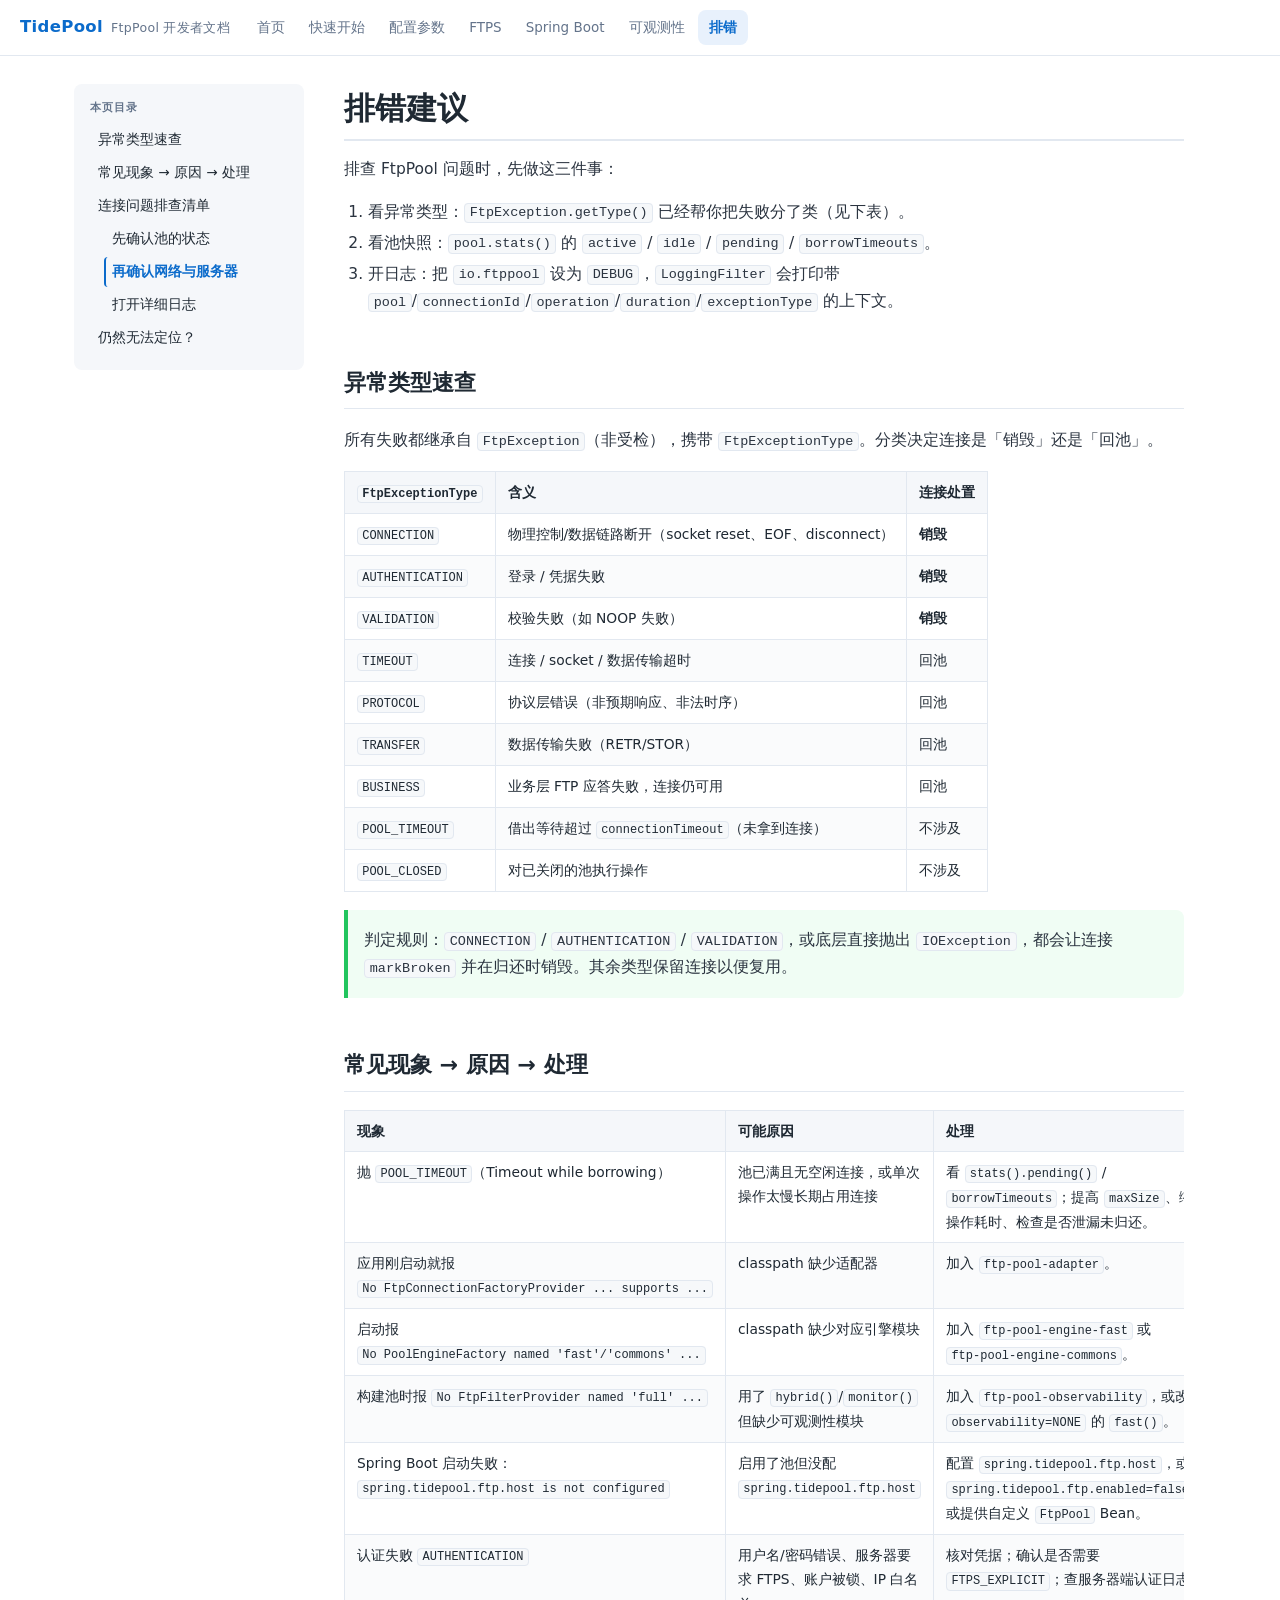
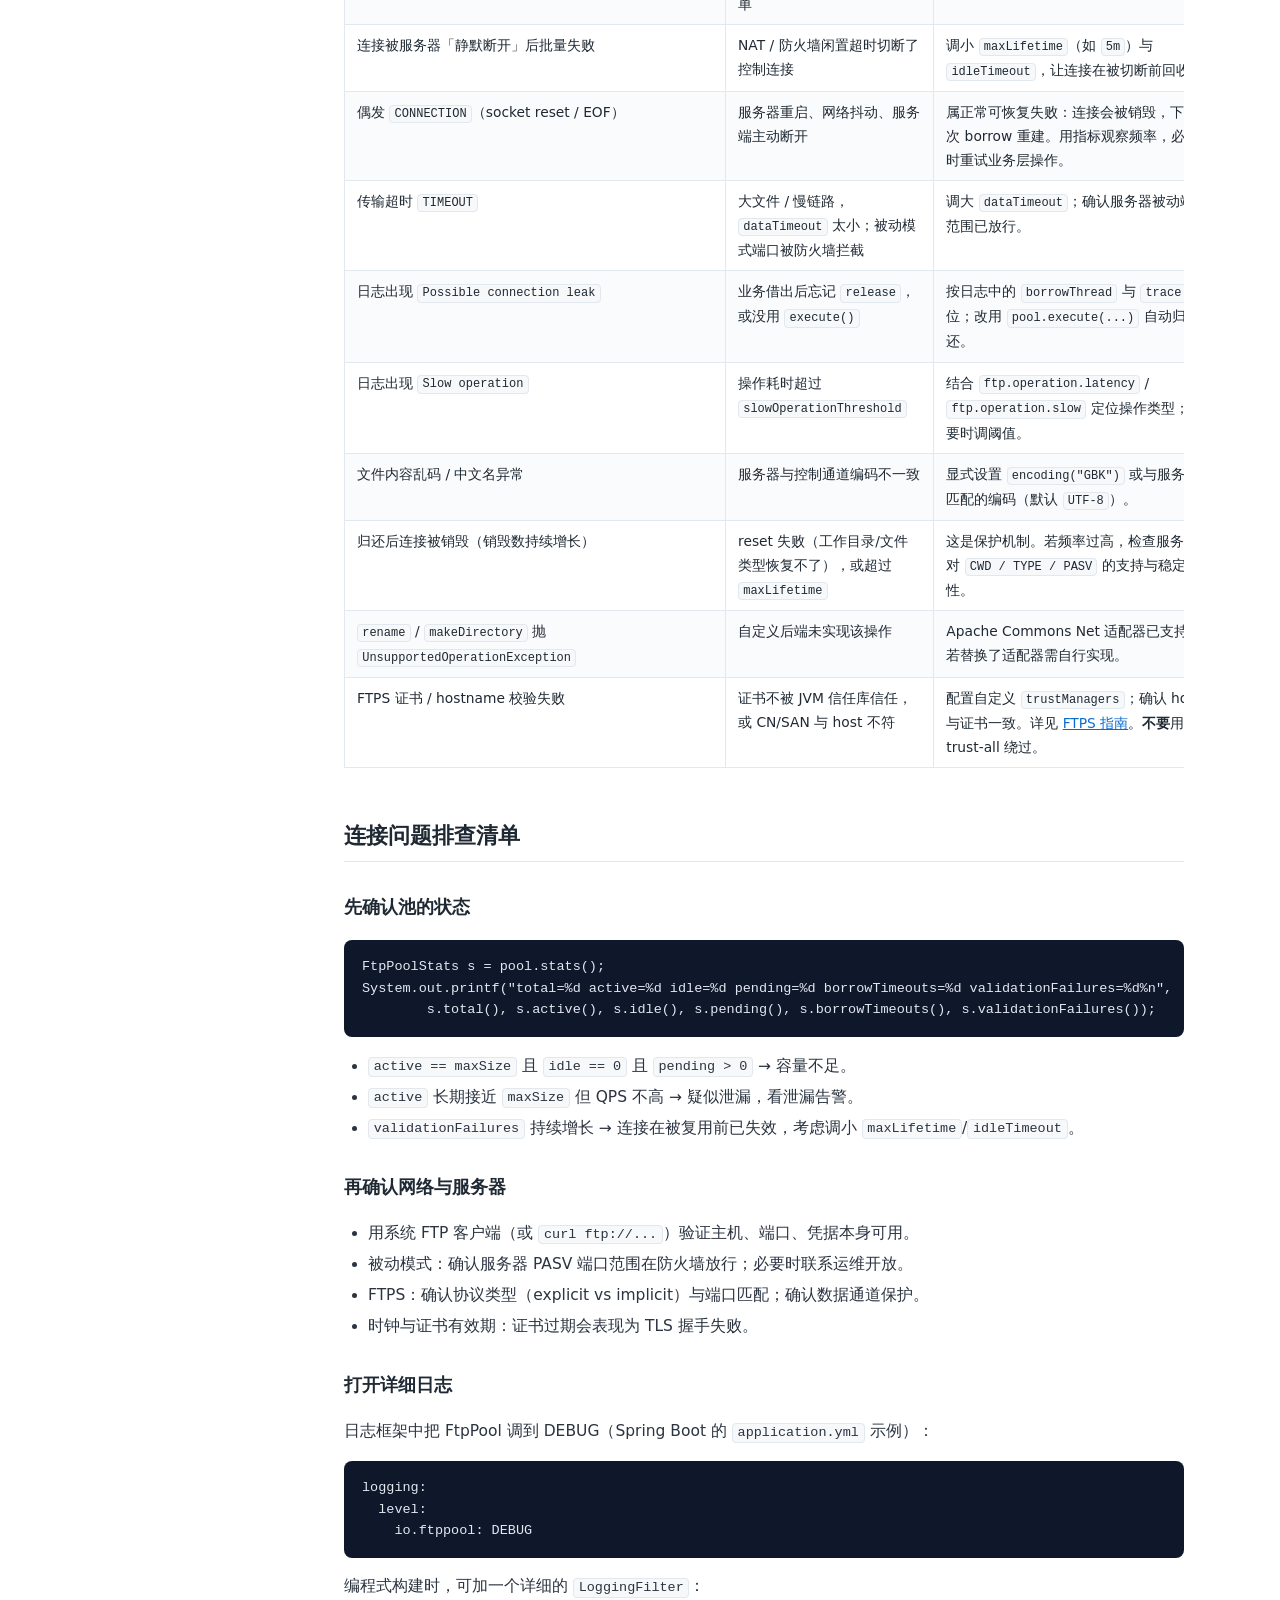
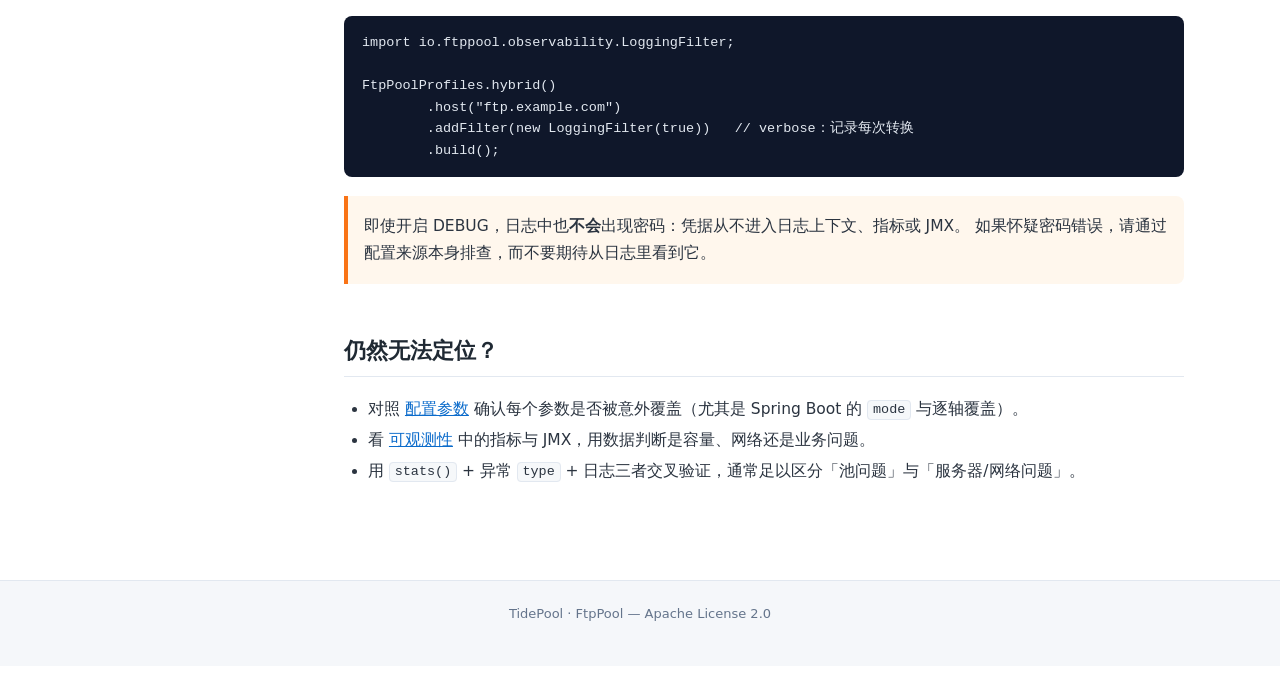
<file: docs/troubleshooting.html>
<!DOCTYPE html>
<html lang="zh-CN">
<head>
<meta charset="UTF-8">
<meta name="viewport" content="width=device-width, initial-scale=1">
<title>排错建议 · TidePool</title>
<link rel="stylesheet" href="assets/style.css">
</head>
<body data-page="troubleshooting">
<header id="site-header"></header>

<div class="layout">
<aside id="toc"></aside>
<main class="content">

<h1>排错建议</h1>

<p>排查 FtpPool 问题时，先做这三件事：</p>

<ol>
  <li>看异常类型：<code>FtpException.getType()</code> 已经帮你把失败分了类（见下表）。</li>
  <li>看池快照：<code>pool.stats()</code> 的 <code>active</code> / <code>idle</code> / <code>pending</code> / <code>borrowTimeouts</code>。</li>
  <li>开日志：把 <code>io.ftppool</code> 设为 <code>DEBUG</code>，<code>LoggingFilter</code> 会打印带 <code>pool</code>/<code>connectionId</code>/<code>operation</code>/<code>duration</code>/<code>exceptionType</code> 的上下文。</li>
</ol>

<h2>异常类型速查</h2>

<p>所有失败都继承自 <code>FtpException</code>（非受检），携带 <code>FtpExceptionType</code>。分类决定连接是「销毁」还是「回池」。</p>

<table>
<thead><tr><th><code>FtpExceptionType</code></th><th>含义</th><th>连接处置</th></tr></thead>
<tbody>
<tr><td><code>CONNECTION</code></td><td>物理控制/数据链路断开（socket reset、EOF、disconnect）</td><td><strong>销毁</strong></td></tr>
<tr><td><code>AUTHENTICATION</code></td><td>登录 / 凭据失败</td><td><strong>销毁</strong></td></tr>
<tr><td><code>VALIDATION</code></td><td>校验失败（如 NOOP 失败）</td><td><strong>销毁</strong></td></tr>
<tr><td><code>TIMEOUT</code></td><td>连接 / socket / 数据传输超时</td><td>回池</td></tr>
<tr><td><code>PROTOCOL</code></td><td>协议层错误（非预期响应、非法时序）</td><td>回池</td></tr>
<tr><td><code>TRANSFER</code></td><td>数据传输失败（RETR/STOR）</td><td>回池</td></tr>
<tr><td><code>BUSINESS</code></td><td>业务层 FTP 应答失败，连接仍可用</td><td>回池</td></tr>
<tr><td><code>POOL_TIMEOUT</code></td><td>借出等待超过 <code>connectionTimeout</code>（未拿到连接）</td><td>不涉及</td></tr>
<tr><td><code>POOL_CLOSED</code></td><td>对已关闭的池执行操作</td><td>不涉及</td></tr>
</tbody>
</table>

<blockquote>
  <p>判定规则：<code>CONNECTION</code> / <code>AUTHENTICATION</code> / <code>VALIDATION</code>，或底层直接抛出
  <code>IOException</code>，都会让连接 <code>markBroken</code> 并在归还时销毁。其余类型保留连接以便复用。</p>
</blockquote>

<h2>常见现象 → 原因 → 处理</h2>

<table>
<thead><tr><th>现象</th><th>可能原因</th><th>处理</th></tr></thead>
<tbody>
<tr>
  <td>抛 <code>POOL_TIMEOUT</code>（Timeout while borrowing）</td>
  <td>池已满且无空闲连接，或单次操作太慢长期占用连接</td>
  <td>看 <code>stats().pending()</code> / <code>borrowTimeouts</code>；提高 <code>maxSize</code>、缩短操作耗时、检查是否泄漏未归还。</td>
</tr>
<tr>
  <td>应用刚启动就报 <code>No FtpConnectionFactoryProvider ... supports ...</code></td>
  <td>classpath 缺少适配器</td>
  <td>加入 <code>ftp-pool-adapter</code>。</td>
</tr>
<tr>
  <td>启动报 <code>No PoolEngineFactory named 'fast'/'commons' ...</code></td>
  <td>classpath 缺少对应引擎模块</td>
  <td>加入 <code>ftp-pool-engine-fast</code> 或 <code>ftp-pool-engine-commons</code>。</td>
</tr>
<tr>
  <td>构建池时报 <code>No FtpFilterProvider named 'full' ...</code></td>
  <td>用了 <code>hybrid()</code>/<code>monitor()</code> 但缺少可观测性模块</td>
  <td>加入 <code>ftp-pool-observability</code>，或改用 <code>observability=NONE</code> 的 <code>fast()</code>。</td>
</tr>
<tr>
  <td>Spring Boot 启动失败：<code>spring.tidepool.ftp.host is not configured</code></td>
  <td>启用了池但没配 <code>spring.tidepool.ftp.host</code></td>
  <td>配置 <code>spring.tidepool.ftp.host</code>，或 <code>spring.tidepool.ftp.enabled=false</code>，或提供自定义 <code>FtpPool</code> Bean。</td>
</tr>
<tr>
  <td>认证失败 <code>AUTHENTICATION</code></td>
  <td>用户名/密码错误、服务器要求 FTPS、账户被锁、IP 白名单</td>
  <td>核对凭据；确认是否需要 <code>FTPS_EXPLICIT</code>；查服务器端认证日志。</td>
</tr>
<tr>
  <td>连接被服务器「静默断开」后批量失败</td>
  <td>NAT / 防火墙闲置超时切断了控制连接</td>
  <td>调小 <code>maxLifetime</code>（如 <code>5m</code>）与 <code>idleTimeout</code>，让连接在被切断前回收。</td>
</tr>
<tr>
  <td>偶发 <code>CONNECTION</code>（socket reset / EOF）</td>
  <td>服务器重启、网络抖动、服务端主动断开</td>
  <td>属正常可恢复失败：连接会被销毁，下一次 borrow 重建。用指标观察频率，必要时重试业务层操作。</td>
</tr>
<tr>
  <td>传输超时 <code>TIMEOUT</code></td>
  <td>大文件 / 慢链路，<code>dataTimeout</code> 太小；被动模式端口被防火墙拦截</td>
  <td>调大 <code>dataTimeout</code>；确认服务器被动端口范围已放行。</td>
</tr>
<tr>
  <td>日志出现 <code>Possible connection leak</code></td>
  <td>业务借出后忘记 <code>release</code>，或没用 <code>execute()</code></td>
  <td>按日志中的 <code>borrowThread</code> 与 <code>trace</code> 定位；改用 <code>pool.execute(...)</code> 自动归还。</td>
</tr>
<tr>
  <td>日志出现 <code>Slow operation</code></td>
  <td>操作耗时超过 <code>slowOperationThreshold</code></td>
  <td>结合 <code>ftp.operation.latency</code> / <code>ftp.operation.slow</code> 定位操作类型；必要时调阈值。</td>
</tr>
<tr>
  <td>文件内容乱码 / 中文名异常</td>
  <td>服务器与控制通道编码不一致</td>
  <td>显式设置 <code>encoding("GBK")</code> 或与服务器匹配的编码（默认 <code>UTF-8</code>）。</td>
</tr>
<tr>
  <td>归还后连接被销毁（销毁数持续增长）</td>
  <td>reset 失败（工作目录/文件类型恢复不了），或超过 <code>maxLifetime</code></td>
  <td>这是保护机制。若频率过高，检查服务器对 <code>CWD / TYPE / PASV</code> 的支持与稳定性。</td>
</tr>
<tr>
  <td><code>rename</code> / <code>makeDirectory</code> 抛 <code>UnsupportedOperationException</code></td>
  <td>自定义后端未实现该操作</td>
  <td>Apache Commons Net 适配器已支持；若替换了适配器需自行实现。</td>
</tr>
<tr>
  <td>FTPS 证书 / hostname 校验失败</td>
  <td>证书不被 JVM 信任库信任，或 CN/SAN 与 host 不符</td>
  <td>配置自定义 <code>trustManagers</code>；确认 host 与证书一致。详见 <a href="ftps.html">FTPS 指南</a>。<strong>不要</strong>用 trust-all 绕过。</td>
</tr>
</tbody>
</table>

<h2>连接问题排查清单</h2>

<h3>先确认池的状态</h3>

<pre><code>FtpPoolStats s = pool.stats();
System.out.printf("total=%d active=%d idle=%d pending=%d borrowTimeouts=%d validationFailures=%d%n",
        s.total(), s.active(), s.idle(), s.pending(), s.borrowTimeouts(), s.validationFailures());
</code></pre>

<ul>
  <li><code>active == maxSize</code> 且 <code>idle == 0</code> 且 <code>pending &gt; 0</code> → 容量不足。</li>
  <li><code>active</code> 长期接近 <code>maxSize</code> 但 QPS 不高 → 疑似泄漏，看泄漏告警。</li>
  <li><code>validationFailures</code> 持续增长 → 连接在被复用前已失效，考虑调小 <code>maxLifetime</code>/<code>idleTimeout</code>。</li>
</ul>

<h3>再确认网络与服务器</h3>

<ul>
  <li>用系统 FTP 客户端（或 <code>curl ftp://...</code>）验证主机、端口、凭据本身可用。</li>
  <li>被动模式：确认服务器 PASV 端口范围在防火墙放行；必要时联系运维开放。</li>
  <li>FTPS：确认协议类型（explicit vs implicit）与端口匹配；确认数据通道保护。</li>
  <li>时钟与证书有效期：证书过期会表现为 TLS 握手失败。</li>
</ul>

<h3>打开详细日志</h3>

<p>日志框架中把 FtpPool 调到 DEBUG（Spring Boot 的 <code>application.yml</code> 示例）：</p>

<pre><code>logging:
  level:
    io.ftppool: DEBUG
</code></pre>

<p>编程式构建时，可加一个详细的 <code>LoggingFilter</code>：</p>

<pre><code>import io.ftppool.observability.LoggingFilter;

FtpPoolProfiles.hybrid()
        .host("ftp.example.com")
        .addFilter(new LoggingFilter(true))   // verbose：记录每次转换
        .build();
</code></pre>

<blockquote class="warn">
  <p>即使开启 DEBUG，日志中也<strong>不会</strong>出现密码：凭据从不进入日志上下文、指标或 JMX。
  如果怀疑密码错误，请通过配置来源本身排查，而不要期待从日志里看到它。</p>
</blockquote>

<h2>仍然无法定位？</h2>

<ul>
  <li>对照 <a href="configuration.html">配置参数</a> 确认每个参数是否被意外覆盖（尤其是 Spring Boot 的 <code>mode</code> 与逐轴覆盖）。</li>
  <li>看 <a href="observability.html">可观测性</a> 中的指标与 JMX，用数据判断是容量、网络还是业务问题。</li>
  <li>用 <code>stats()</code> + 异常 <code>type</code> + 日志三者交叉验证，通常足以区分「池问题」与「服务器/网络问题」。</li>
</ul>

</main>
</div>

<footer class="site-footer">
  TidePool · FtpPool — Apache License 2.0
</footer>

<script src="assets/site.js"></script>
</body>
</html>
</file>
<file: docs/assets/style.css>
:root {
  --brand: #0b6bcb;
  --brand-dark: #09579f;
  --brand-soft: #e8f1fc;
  --ink: #1f2933;
  --muted: #64748b;
  --bg: #ffffff;
  --bg-side: #f5f7fa;
  --line: #e2e8f0;
  --code-bg: #f6f8fa;
  --warn-bg: #fff7ed;
  --warn-line: #f97316;
  --ok-bg: #f0fdf4;
  --ok-line: #22c55e;
  --danger-bg: #fef2f2;
  --danger-line: #ef4444;
  --radius: 8px;
  --font: "Segoe UI", "PingFang SC", "Microsoft YaHei", system-ui,
    -apple-system, sans-serif;
  --mono: "Cascadia Code", "JetBrains Mono", Consolas, "Courier New", monospace;
  --topbar: 56px;
}

* {
  box-sizing: border-box;
}

html {
  scroll-behavior: smooth;
  scroll-padding-top: calc(var(--topbar) + 16px);
}

body {
  margin: 0;
  font-family: var(--font);
  color: var(--ink);
  background: var(--bg);
  line-height: 1.75;
  font-size: 15.5px;
}

/* ------------------------- top navigation ------------------------- */

.topnav {
  position: sticky;
  top: 0;
  z-index: 50;
  display: flex;
  align-items: center;
  gap: 2px;
  padding: 0 20px;
  height: var(--topbar);
  background: rgb(255 255 255 / 0.92);
  backdrop-filter: blur(8px);
  border-bottom: 1px solid var(--line);
  overflow-x: auto;
}

.topnav .brand {
  font-weight: 700;
  color: var(--brand);
  font-size: 16.5px;
  margin-right: 14px;
  letter-spacing: 0.02em;
  text-decoration: none;
  white-space: nowrap;
}

.topnav .brand span {
  color: var(--muted);
  font-weight: 400;
  font-size: 12.5px;
  margin-left: 8px;
}

.topnav a.nav-link {
  text-decoration: none;
  color: var(--muted);
  font-size: 13.5px;
  padding: 6px 11px;
  border-radius: var(--radius);
  white-space: nowrap;
}

.topnav a.nav-link:hover {
  color: var(--brand);
  background: var(--bg-side);
}

.topnav a.nav-link.active {
  color: var(--brand);
  background: var(--brand-soft);
  font-weight: 600;
}

/* ------------------------- layout ------------------------- */

.layout {
  display: flex;
  gap: 40px;
  max-width: 1180px;
  margin: 0 auto;
  padding: 28px 24px 80px;
}

#toc {
  position: sticky;
  top: calc(var(--topbar) + 20px);
  align-self: flex-start;
  flex: 0 0 230px;
  max-height: calc(100vh - var(--topbar) - 48px);
  overflow-y: auto;
  background: var(--bg-side);
  border-radius: var(--radius);
  padding: 14px 16px;
  font-size: 13.5px;
}

#toc::before {
  content: "本页目录";
  display: block;
  font-size: 11px;
  font-weight: 700;
  text-transform: uppercase;
  letter-spacing: 0.08em;
  color: var(--muted);
  margin-bottom: 8px;
}

#toc ul {
  list-style: none;
  margin: 0;
  padding-left: 0;
}

#toc ul ul {
  padding-left: 14px;
}

#toc a {
  color: var(--ink);
  text-decoration: none;
  display: block;
  padding: 3px 6px;
  border-radius: 4px;
  border-left: 2px solid transparent;
}

#toc a:hover {
  color: var(--brand);
  background: var(--bg);
}

#toc a.active {
  color: var(--brand);
  border-left-color: var(--brand);
  font-weight: 600;
}

.content {
  flex: 1 1 auto;
  min-width: 0;
  max-width: 840px;
}

/* ------------------------- typography ------------------------- */

h1 {
  font-size: 1.95rem;
  margin: 0.1em 0 0.5em;
  border-bottom: 2px solid var(--line);
  padding-bottom: 0.3em;
  line-height: 1.35;
}

h2 {
  font-size: 1.38rem;
  margin-top: 2.2em;
  border-bottom: 1px solid var(--line);
  padding-bottom: 0.25em;
  scroll-margin-top: calc(var(--topbar) + 16px);
}

h3 {
  font-size: 1.1rem;
  margin-top: 1.7em;
  scroll-margin-top: calc(var(--topbar) + 16px);
}

h4 {
  font-size: 1rem;
  margin-top: 1.3em;
}

p,
li {
  color: #2b3440;
}

a {
  color: var(--brand);
}

a:hover {
  color: var(--brand-dark);
}

code {
  font-family: var(--mono);
  font-size: 0.87em;
  background: var(--code-bg);
  border: 1px solid var(--line);
  border-radius: 4px;
  padding: 0.1em 0.35em;
}

pre {
  position: relative;
  background: #0f172a;
  color: #e2e8f0;
  border-radius: var(--radius);
  padding: 16px 18px;
  overflow-x: auto;
  font-size: 13.5px;
  line-height: 1.6;
  margin: 1.1em 0;
}

pre code {
  background: transparent;
  border: 0;
  padding: 0;
  color: inherit;
  font-size: inherit;
}

.copy-btn {
  position: absolute;
  top: 8px;
  right: 8px;
  font-family: var(--font);
  font-size: 11.5px;
  color: #cbd5e1;
  background: rgb(255 255 255 / 0.1);
  border: 1px solid rgb(255 255 255 / 0.18);
  border-radius: 5px;
  padding: 3px 9px;
  cursor: pointer;
  opacity: 0;
  transition: opacity 0.15s ease;
}

pre:hover .copy-btn {
  opacity: 1;
}

.copy-btn:hover {
  background: rgb(255 255 255 / 0.2);
}

table {
  border-collapse: collapse;
  width: 100%;
  margin: 1.2em 0;
  font-size: 13.8px;
  display: block;
  overflow-x: auto;
}

th,
td {
  border: 1px solid var(--line);
  padding: 8px 12px;
  text-align: left;
  vertical-align: top;
}

th {
  background: var(--bg-side);
  font-weight: 600;
  white-space: nowrap;
}

tr:nth-child(even) td {
  background: #fafbfc;
}

td code {
  white-space: nowrap;
}

blockquote {
  margin: 1.2em 0;
  padding: 12px 16px;
  border-left: 4px solid var(--ok-line);
  background: var(--ok-bg);
  border-radius: 0 var(--radius) var(--radius) 0;
}

blockquote p {
  margin: 0.3em 0;
}

blockquote.warn {
  border-left-color: var(--warn-line);
  background: var(--warn-bg);
}

blockquote.danger {
  border-left-color: var(--danger-line);
  background: var(--danger-bg);
}

ul,
ol {
  padding-left: 24px;
}

li {
  margin: 0.25em 0;
}

hr {
  border: 0;
  border-top: 1px solid var(--line);
  margin: 2.5em 0;
}

kbd {
  font-family: var(--mono);
  font-size: 0.85em;
  background: #fff;
  border: 1px solid var(--line);
  border-bottom-width: 2px;
  border-radius: 4px;
  padding: 0.1em 0.4em;
}

/* ------------------------- cards (index) ------------------------- */

.card-grid {
  display: grid;
  grid-template-columns: repeat(auto-fill, minmax(240px, 1fr));
  gap: 16px;
  margin: 1.4em 0;
}

.card {
  display: block;
  border: 1px solid var(--line);
  border-radius: var(--radius);
  padding: 16px 18px;
  text-decoration: none;
  color: var(--ink);
  background: #fff;
  transition: border-color 0.15s ease, box-shadow 0.15s ease,
    transform 0.15s ease;
}

.card:hover {
  border-color: var(--brand);
  box-shadow: 0 6px 18px rgb(15 23 42 / 0.08);
  transform: translateY(-2px);
  color: var(--ink);
}

.card .card-title {
  font-weight: 600;
  color: var(--brand);
  margin-bottom: 4px;
}

.card .card-desc {
  font-size: 13.5px;
  color: var(--muted);
  line-height: 1.6;
}

.hero {
  border: 1px solid var(--line);
  border-radius: var(--radius);
  background: linear-gradient(135deg, var(--brand-soft), #fff 60%);
  padding: 22px 24px;
  margin-bottom: 1.4em;
}

.hero h1 {
  border: 0;
  margin-top: 0;
}

.hero p {
  margin: 0.4em 0;
  color: var(--muted);
}

.pill {
  display: inline-block;
  font-size: 12px;
  font-weight: 600;
  color: var(--brand);
  background: var(--brand-soft);
  border-radius: 999px;
  padding: 2px 10px;
  margin-right: 6px;
}

/* ------------------------- footer ------------------------- */

.site-footer {
  border-top: 1px solid var(--line);
  color: var(--muted);
  font-size: 13px;
  padding: 22px 24px 40px;
  text-align: center;
  background: var(--bg-side);
}

.site-footer a {
  color: var(--muted);
}

/* ------------------------- responsive ------------------------- */

@media (max-width: 900px) {
  .layout {
    flex-direction: column-reverse;
    gap: 20px;
    padding-top: 18px;
  }

  #toc {
    position: static;
    flex: none;
    width: 100%;
    max-height: none;
  }

  .content {
    max-width: 100%;
  }
}
</file>
